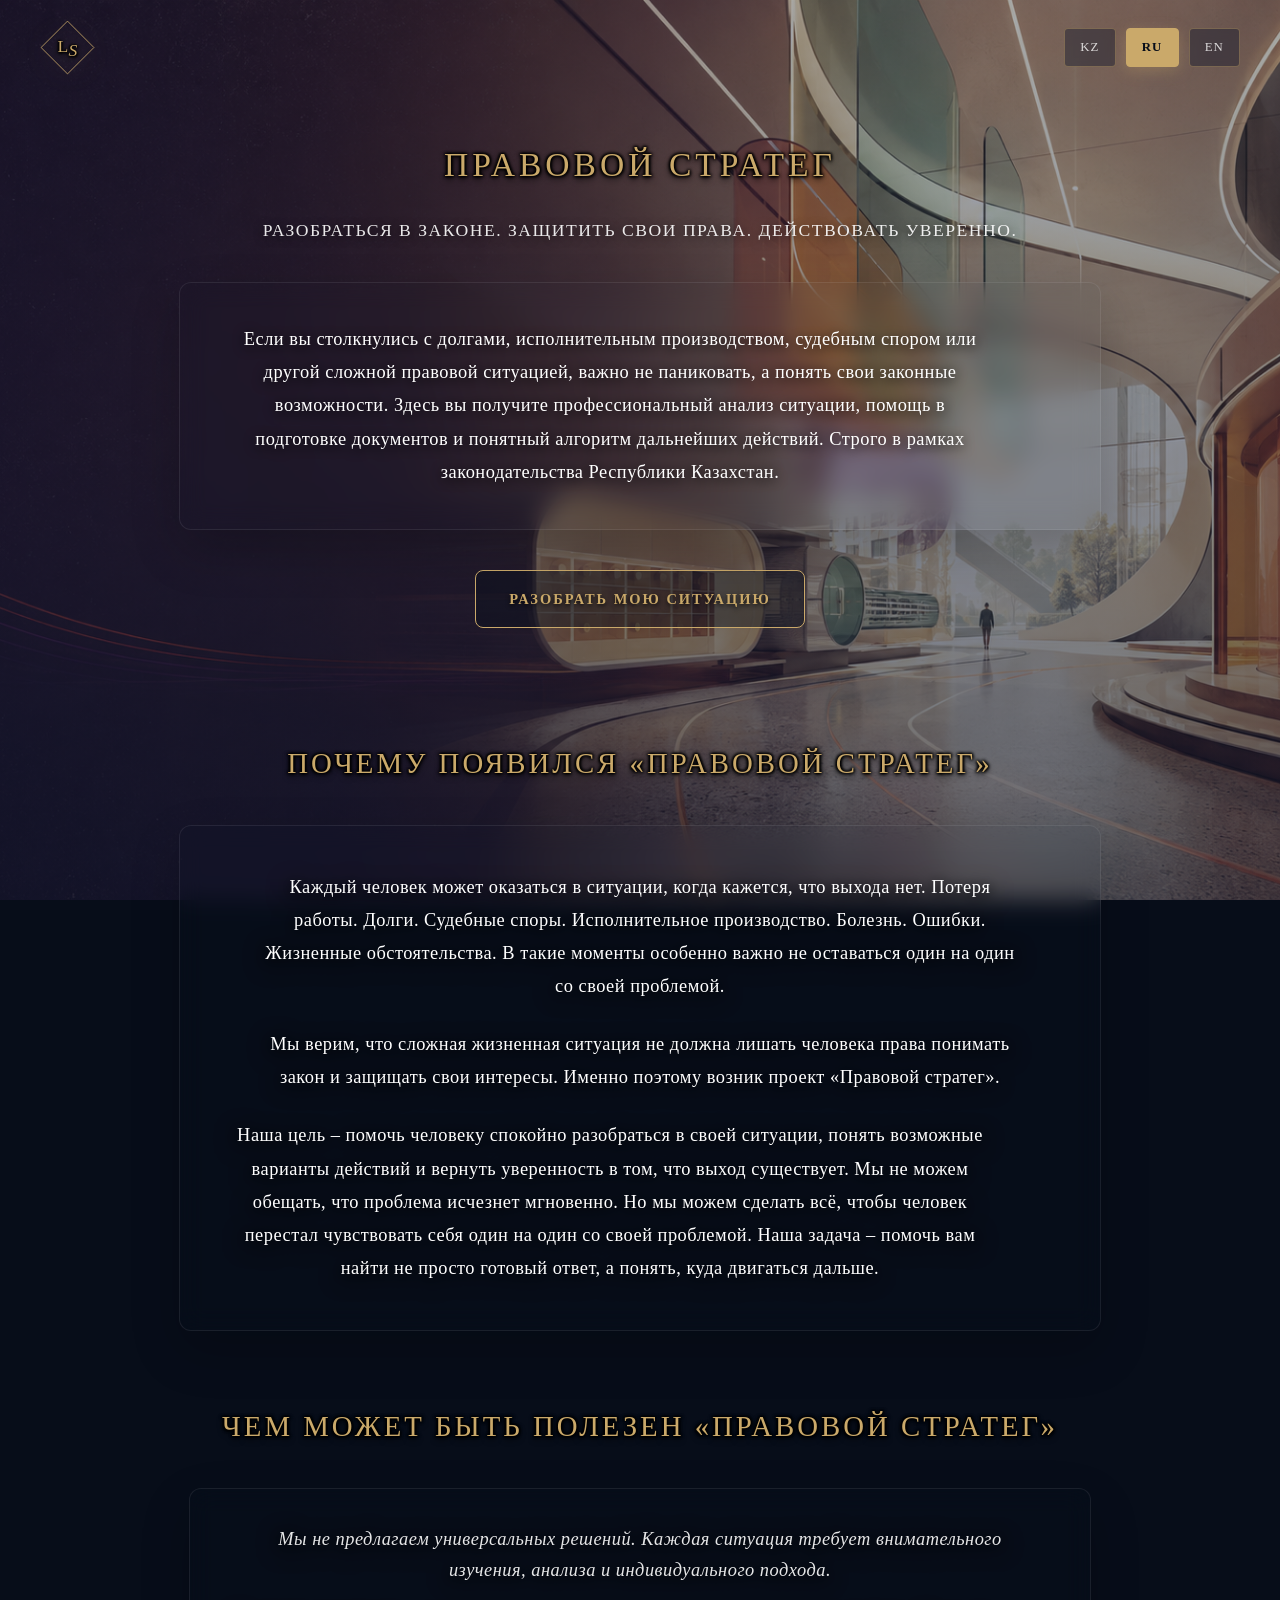
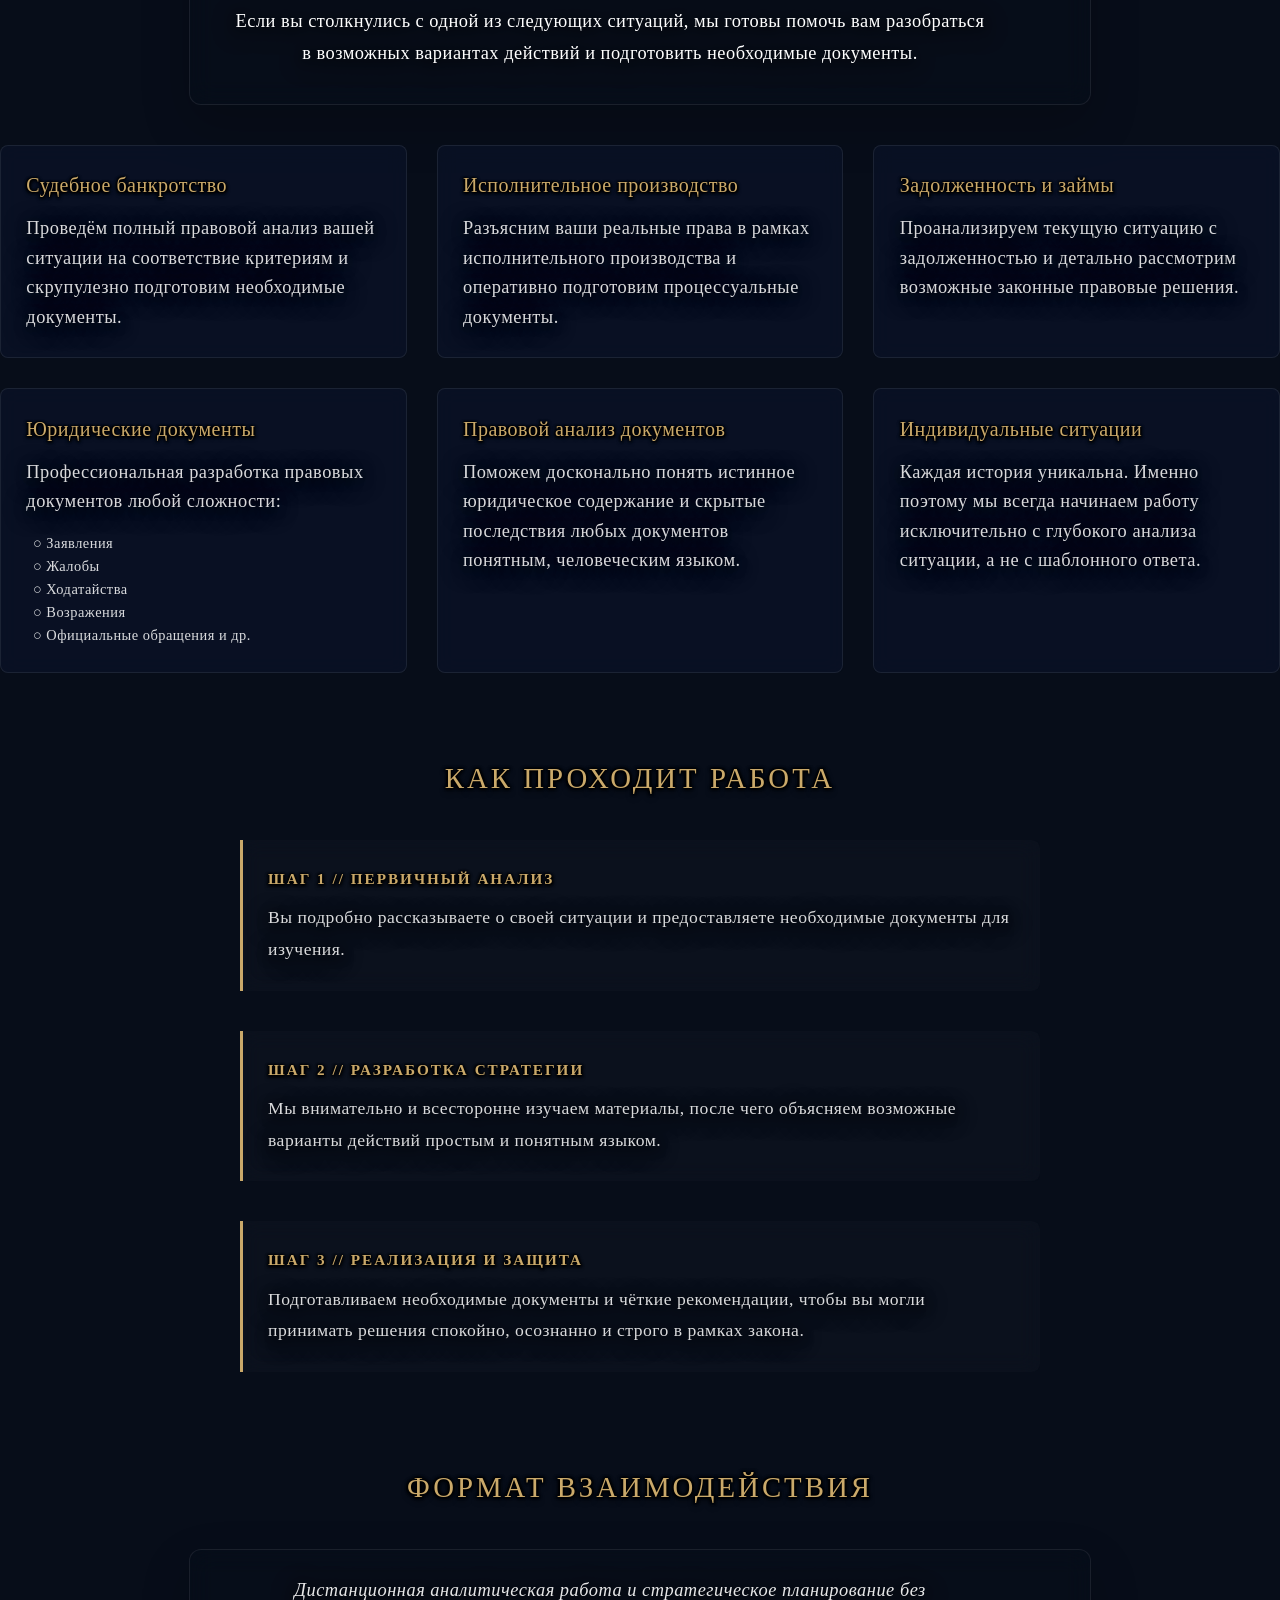
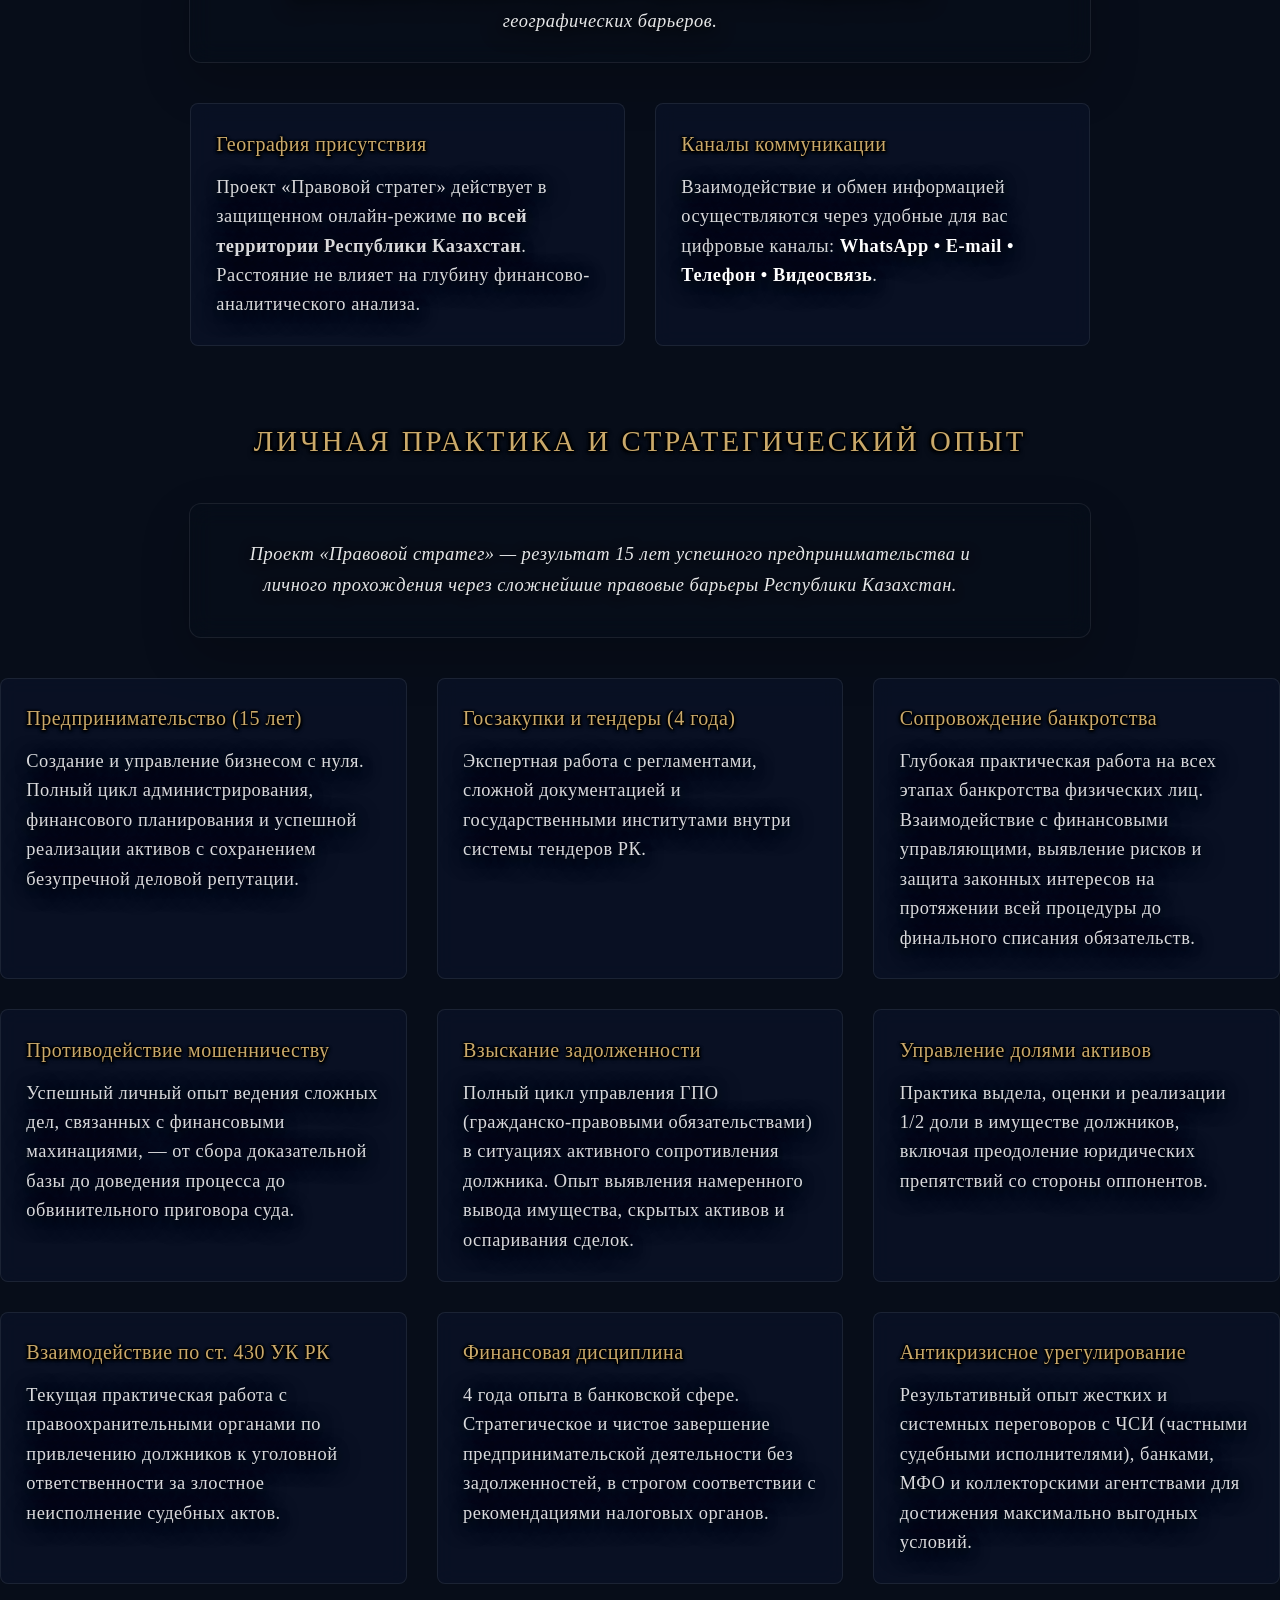
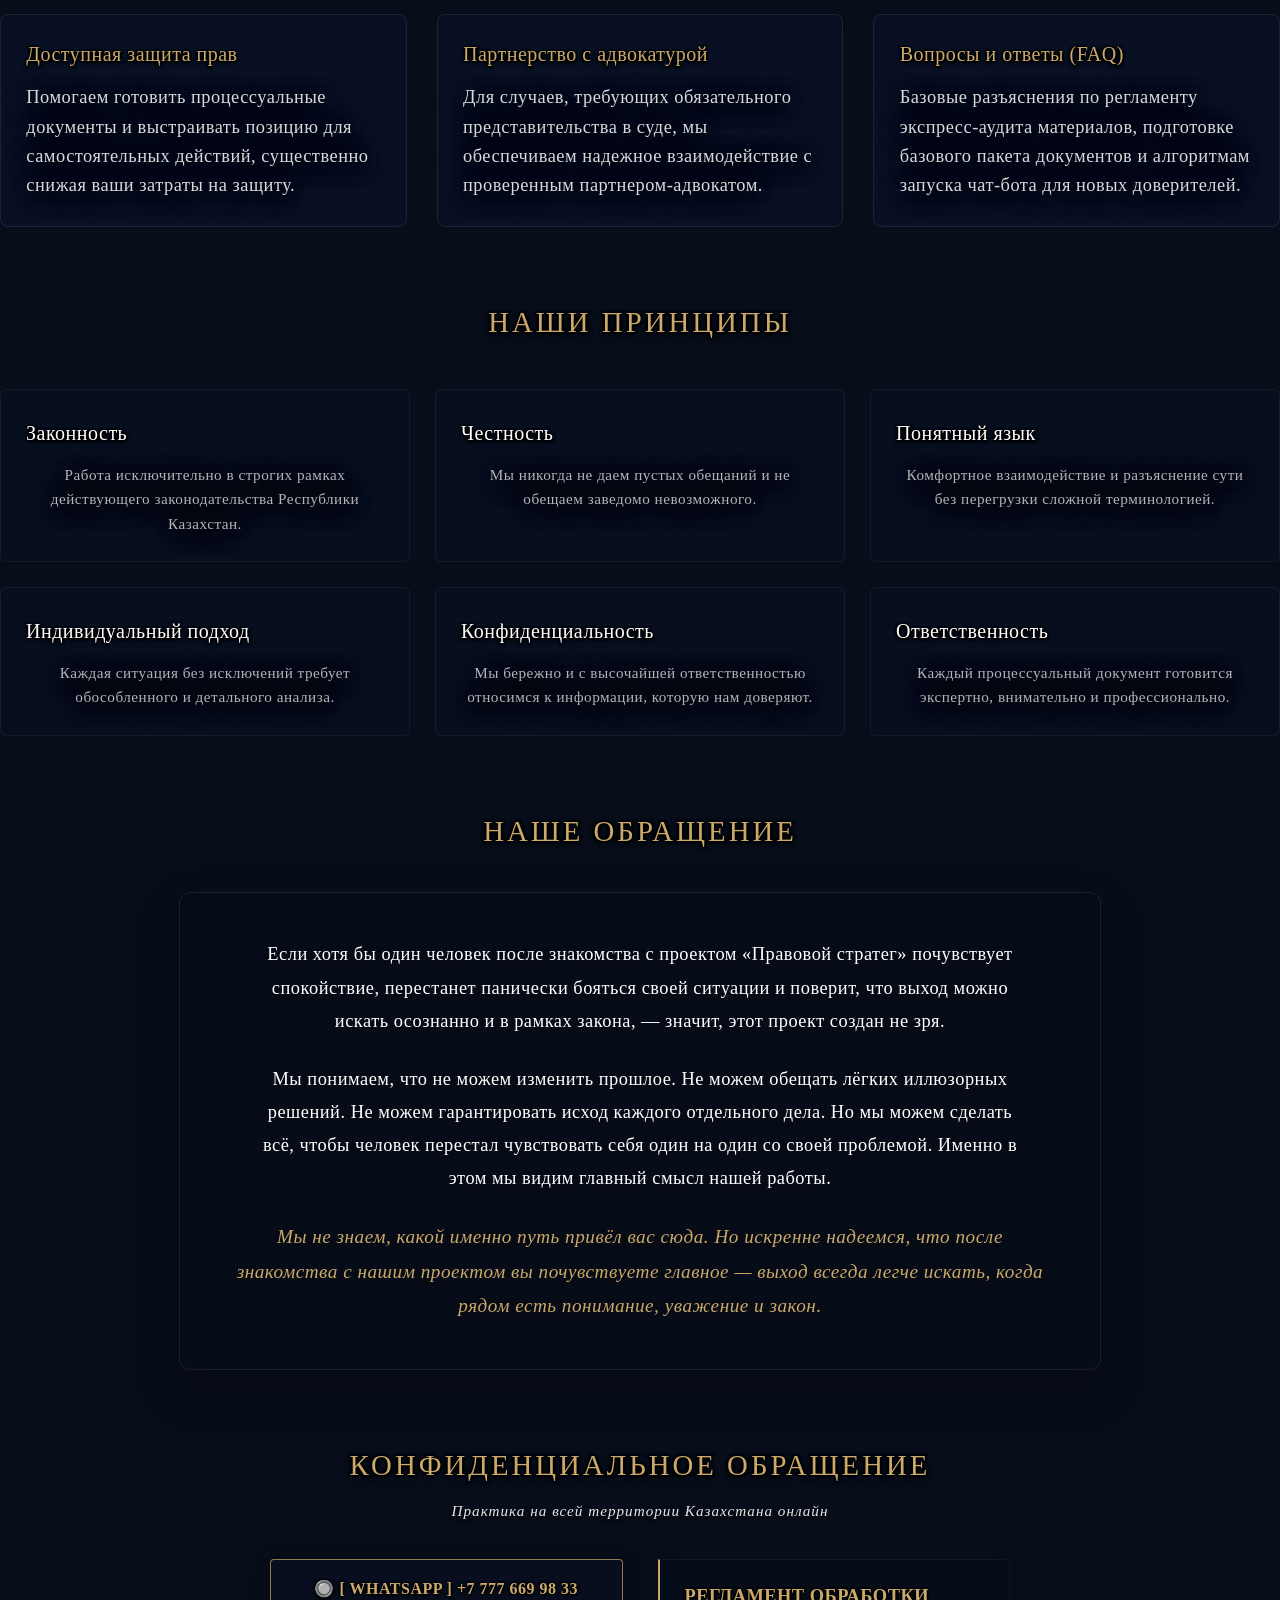
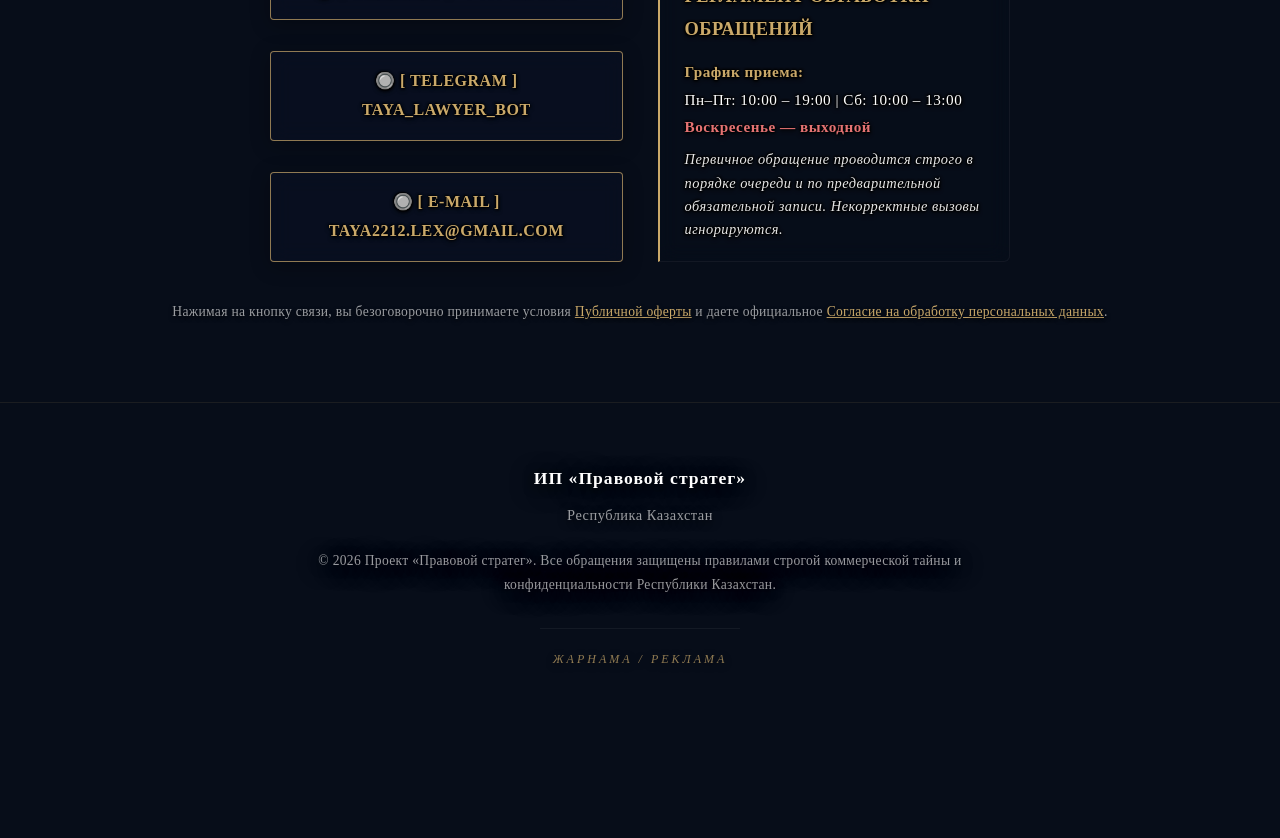
<file: index.html>
<!DOCTYPE html>
<html lang="ru">
<head>
    <meta charset="UTF-8">
    <meta name="viewport" content="width=device-width, initial-scale=1.0">
    <title>Правовой стратег | Экспертные решения в РК</title>
    <style>
        :root {
            --bg-space: #070d19;          
            --bg-card: rgba(11, 19, 41, 0.7); 
            --color-mint: #ffffff;        
            --color-purple: #caa96a;      
            --color-ochre: #caa96a;       
            --text-muted: rgba(255, 255, 255, 0.85); 
            --text-sub: rgba(255, 255, 255, 0.9);   
            --radius-terminal: 8px;       
            --glow-orange: 0 4px 15px rgba(202, 169, 106, 0.15); 
            --transition-smooth: all 0.3s ease;
        }

        body { 
            font-family: 'Lora', 'Georgia', serif; 
            background-color: var(--bg-space); 
            background-image: linear-gradient(rgba(11, 19, 41, 0.35), rgba(11, 19, 41, 0.6)), url('bg-space.png');
            background-attachment: fixed;
            background-size: cover;
            background-position: center;
            color: var(--text-muted); 
            margin: 0; padding: 0; line-height: 1.8; letter-spacing: 0.5px; 
            -webkit-text-size-adjust: 100%; position: relative; overflow-x: hidden; 
        }
                                  /* ГЛОБАЛЬНЫЙ КРУГОВОЙ КОНТУР ДЛЯ ВСЕХ ТИПОВ ЗАГОЛОВКОВ И СУБТИТРОВ */
        header h1, section h2, h2, .subtitle, header .subtitle, header .subtitle div, .manifesto-text, [class*="manifesto"] {
            text-shadow: 1px 1px 3px #000000, -1px -1px 3px #000000, 
                         1px -1px 3px #000000, -1px 1px 3px #000000, 
                         0 3px 6px #000000 !important;
        }

        /* КОНТУР ДЛЯ ЗАГОЛОВКОВ КАРТОЧЕК, ШАГОВ, БУКВ ЛОГОТИПА И КНОПОК */
        .card h3, h3, .step-num, .principle-title, .logo-box text, .btn, header .btn, a.btn {
            text-shadow: 1px 1px 2px #000000, -1px -1px 2px #000000, 
                         1px 1px 3px #000000, -1px 1px 3px #000000,
                         0 2px 4px #000000 !important;
        }

                     .nav-panel {
            display: flex !important;
            justify-content: space-between !important;
            align-items: center !important;
            max-width: 100% !important; /* Намертво раздвигает элементы по крайним углам экрана */
            margin: 0 auto !important;
            padding: 20px 40px !important; /* Элегантный воздушный отступ от рамок монитора */
            width: 100% !important;
            box-sizing: border-box !important;
        }


          header { 
            text-align: center; 
            margin-bottom: 50px; 
            padding: 10px 20px 40px 20px !important; 
            background: transparent;
            border: none; 
            box-shadow: none;
        }

        header h1 {
            color: #caa96a !important;
            font-family: 'Lora', 'Georgia', serif !important;
            font-size: 2.1rem !important; 
            font-weight: 400 !important;
            letter-spacing: 4px !important; 
            margin: 30px 0 20px 0 !important;
            text-transform: uppercase;
            text-shadow: 0 2px 15px rgba(0, 0, 0, 0.9);
        }

        header .subtitle { 
            color: var(--text-sub) !important;
            font-size: 1.1rem !important;
            font-weight: 300 !important;
            margin-bottom: 35px; 
            letter-spacing: 1.5px; 
            text-transform: uppercase; 
            text-shadow: 0 2px 10px rgba(0,0,0,0.6) !important; 
        }

        header p, .text-block, section p { 
            color: #ffffff !important; 
            font-size: 1.15rem !important; 
            max-width: 760px !important; 
            margin: 0 auto 20px auto !important; 
            text-align: center !important; 
            font-weight: 500 !important; 
            line-height: 1.8 !important; 
            letter-spacing: 0.5px !important;
            text-shadow: 0 2px 12px rgba(0, 0, 0, 0.95), 0 4px 25px rgba(0, 0, 0, 0.95) !important; 
        }

        .btn, header .btn, a.btn { 
            display: inline-block !important; 
            background: rgba(7, 13, 25, 0.4) !important; 
            color: #caa96a !important; 
            padding: 16px 38px !important; 
            border: 1.5px solid #caa96a !important;
            border-radius: var(--radius-terminal) !important; 
            text-decoration: none !important; 
            font-family: 'Lora', serif !important;
            font-size: 0.95rem !important;
            font-weight: bold !important;
            letter-spacing: 2px !important; 
            text-transform: uppercase;
            text-shadow: 0 2px 4px rgba(0,0,0,0.8) !important;
            box-shadow: none !important; 
            transition: var(--transition-smooth) !important; 
            text-align: center; 
        }
        
        .btn:hover, header .btn:hover { 
            background: #caa96a !important; 
            color: #070d19 !important;
            box-shadow: var(--glow-orange) !important; 
            transform: translateY(-2px); 
        }

                .lang-switcher { 
            display: flex !important; 
            gap: 10px !important;
            margin-left: auto !important; /* Принудительно выталкивает кнопки в крайний правый угол */
        }


        .lang-btn { 
            background: rgba(11, 19, 41, 0.4) !important; 
            border: 1px solid rgba(202, 169, 106, 0.4) !important; 
            color: rgba(255, 255, 255, 0.8) !important; 
            padding: 8px 18px !important; 
            border-radius: 4px !important; 
            cursor: pointer !important; 
            font-family: 'Lora', serif !important; 
            font-size: 0.85rem !important; 
            letter-spacing: 1px !important; 
            text-decoration: none !important;
            backdrop-filter: blur(5px) !important;
            -webkit-backdrop-filter: blur(5px) !important;
            transition: all 0.3s ease !important; 
        }

        .lang-btn:hover { 
            border-color: #caa96a !important; 
            color: #caa96a !important; 
            background: rgba(11, 19, 41, 0.7) !important;
        }
        
        .lang-btn.active, .lang-switcher a.active { 
            background: #caa96a !important; 
            border-color: #caa96a !important; 
            color: #070d19 !important; 
            font-weight: bold !important; 
            box-shadow: 0 4px 15px rgba(202, 169, 106, 0.3) !important;
        }

        section { margin-bottom: 60px; }
        
        h2 { 
            font-size: 1.8rem !important; 
            font-family: 'Lora', serif !important;
            font-weight: 400 !important; 
            color: #caa96a !important; 
            margin-top: 70px !important;
            margin-bottom: 35px !important; 
            letter-spacing: 3px !important; 
            text-transform: uppercase; 
            text-align: center !important; 
            text-shadow: 0 2px 15px rgba(0,0,0,0.9) !important;
        }
        
        .card-grid {
            display: grid !important;
            grid-template-columns: repeat(3, minmax(280px, 1fr)) !important;
            gap: 30px !important; 
            margin-top: 40px !important;
            margin-bottom: 60px !important;
            align-items: stretch !important; 
        }

        @media (max-width: 992px) {
            .card-grid {
                grid-template-columns: repeat(auto-fit, minmax(280px, 1fr)) !important;
            }
        }

        .card {
            background: var(--bg-card) !important;
            border: 1px solid rgba(255, 255, 255, 0.08) !important;
            padding: 30px !important; 
            border-radius: var(--radius-terminal) !important; 
            backdrop-filter: blur(10px) !important;
            -webkit-backdrop-filter: blur(10px) !important;
            display: flex !important;
            flex-direction: column !important;
            justify-content: flex-start !important;
            text-align: left !important; 
            height: 100% !important;
            transition: var(--transition-smooth) !important;
            box-sizing: border-box !important;
        }

        .card:hover {
            border-color: rgba(202, 169, 106, 0.4) !important;
            transform: translateY(-4px) !important;
            box-shadow: 0 10px 30px rgba(202, 169, 106, 0.05) !important;
        }

        .card h3 {
            color: #caa96a !important; 
            font-family: 'Lora', serif !important;
            font-size: 1.25rem !important;
            font-weight: 400 !important;
            margin-top: 0 !important;
            margin-bottom: 15px !important;
            line-height: 1.4 !important;
            letter-spacing: 0.5px !important;
        }

        .card p, .card li {
            margin: 0 !important;
            line-height: 1.6 !important;
            color: rgba(255, 255, 255, 0.85) !important;
            text-align: left !important;
        }

        .docs-list { margin: 15px 0 0 0; padding-left: 20px; color: #caa96a; font-size: 0.9rem; list-style-type: '○ '; }
        .docs-list li { margin-bottom: 8px; color: #cbd5e1; }

        .timeline { 
            display: flex !important; 
            flex-direction: column !important; 
            gap: 20px !important; 
            max-width: 800px !important;
            margin: 0 auto !important;
        }
        
        .step-box { 
            background: rgba(255, 255, 255, 0.02) !important;
            border-left: 3px solid #caa96a !important; 
            padding: 25px !important;
            margin-bottom: 20px !important;
            border-radius: 0 8px 8px 0 !important;
            backdrop-filter: blur(10px) !important;
            -webkit-backdrop-filter: blur(10px) !important;
        }
        
        .step-num { 
            color: #caa96a !important; 
            font-family: 'Lora', serif !important;
            font-size: 0.95rem !important;
            text-transform: uppercase !important;
            letter-spacing: 2px !important;
            margin-bottom: 10px !important;
            font-weight: bold !important;
        }
        
        .step-text { 
            font-size: 1.1rem !important;
            color: var(--text-muted) !important;
            margin: 0 !important;
            text-align: left !important;
        }

        .grid-principles { 
            display: grid !important; 
            grid-template-columns: repeat(3, minmax(240px, 1fr)) !important; 
            gap: 25px !important; 
            margin-top: 40px !important;
        }

        @media (max-width: 768px) {
            .grid-principles {
                grid-template-columns: repeat(auto-fit, minmax(240px, 1fr)) !important;
            }
        }
        
        .principle-box { 
            background: rgba(11, 19, 41, 0.45) !important; 
                        border: 1px solid rgba(255, 255, 255, 0.05) !important; 
            padding: 25px !important; 
            border-radius: 6px !important; 
            backdrop-filter: blur(10px) !important; 
            -webkit-backdrop-filter: blur(10px) !important;
            transition: var(--transition-smooth) !important;
        }
        
        .principle-box:hover { 
            border-color: rgba(202, 169, 106, 0.4) !important;
            box-shadow: 0 10px 30px rgba(202, 169, 106, 0.05) !important;
        }
        
        .principle-title { 
            color: var(--color-mint) !important; 
            font-family: 'Lora', serif !important; 
            font-size: 1.25rem !important; 
            font-weight: 400 !important; 
            margin-bottom: 12px !important; 
            letter-spacing: 0.5px !important;
            text-transform: none !important; 
        }
        
        .principle-desc { 
            font-size: 0.95rem !important; 
            color: rgba(255, 255, 255, 0.7) !important; 
            margin: 0 !important; 
            line-height: 1.6 !important;
        }

        .contacts-block { 
            text-align: center !important;
            background: transparent !important;
            border: none !important;
            box-shadow: none !important;
            padding: 0 !important;
        }

        .contact-buttons {
            margin: 0;
            max-width: 100%;
            display: flex !important;
            flex-direction: column !important;
            justify-content: space-between !important;
            gap: 15px !important;
        }
                .contact-link { 
            display: block !important;
            text-align: left !important;
            padding: 15px 20px !important;
            border: 1px solid rgba(202, 169, 106, 0.3) !important;
            color: #caa96a !important;
            text-decoration: none !important;
            border-radius: 4px !important;
            background: rgba(11, 19, 41, 0.65) !important;
            backdrop-filter: blur(10px) !important;
            -webkit-backdrop-filter: blur(10px) !important;
            font-family: 'Lora', serif !important;
            letter-spacing: 0.5px !important;
            font-size: 1rem !important;
            font-weight: normal !important;
            text-transform: none !important;
            transition: var(--transition-smooth) !important;
        }

        .contact-link:hover { 
            border-color: rgba(202, 169, 106, 0.6) !important;
            background: rgba(11, 19, 41, 0.8) !important;
            box-shadow: var(--glow-orange) !important;
            transform: translateY(-2px);
        }

        .logo-box { 
            display: flex !important;
            align-items: center !important;
            filter: drop-shadow(0 4px 15px rgba(202, 169, 106, 0.2)) !important;
        }

        .welcome-bento {
            background: rgba(11, 19, 41, 0.05) !important;
            border: 1px solid rgba(255, 255, 255, 0.08) !important;
            padding: 40px 50px !important;
            border-radius: 12px !important;
            backdrop-filter: blur(12px) !important;
            -webkit-backdrop-filter: blur(12px) !important;
            max-width: 820px !important;
            margin: 0 auto 40px auto !important;
            box-shadow: 0 20px 50px rgba(0, 0, 0, 0.2) !important;
        }
                /* ========================================================
           ПРОФЕССИОНАЛЬНАЯ МОБИЛЬНАЯ АДАПТАЦИЯ (ШРИФТЫ И ОТСТУПЫ)
           ======================================================== */

        /* Корректировка для планшетов (экраны до 768px) */
        @media (max-width: 768px) {
            .nav-panel {
                padding: 15px 20px !important; /* Уменьшаем отступы навигации по бокам */
            }
            header h1 {
                font-size: 1.8rem !important; /* Слегка уменьшаем главный заголовок */
                letter-spacing: 2px !important;
            }
            h2 {
                font-size: 1.5rem !important; /* Корректируем заголовки секций */
                margin-top: 50px !important;
            }
            .welcome-bento {
                padding: 30px 25px !important; /* Делаем хрустальные рамки компактнее */
                margin-bottom: 30px !important;
            }
            header p, .text-block, section p {
                font-size: 1.05rem !important; /* Мягко уменьшаем текст для чтения */
            }
            /* Перестраиваем финальную сетку контактов в один столбец */
            div[style*="display: grid"][style*="max-width: 740px"] {
                grid-template-columns: 1fr !important;
                gap: 20px !important;
            }
            /* Закругляем углы регламента со всех сторон на мобильных */
            div[style*="border-radius: 0 6px 6px 0"] {
                border-radius: 6px !important;
                border-left: 1px solid rgba(255,255,255,0.05) !important;
                border-top: 2px solid #caa96a !important; /* Переносим золотой акцент наверх */
                padding: 25px 20px !important;
            }
        }

        /* Корректировка для смартфонов (экраны до 480px) */
        @media (max-width: 480px) {
            .nav-panel {
                padding: 15px 15px !important;
                flex-direction: row !important; /* Оставляем логотип и языки в одну линию */
            }
            .logo-box svg {
                width: 45px !important; /* Делаем логотип чуть компактнее */
                height: 45px !important;
            }
            .lang-btn {
                padding: 6px 12px !important; /* Уменьшаем кнопки языков */
                font-size: 0.75rem !important;
            }
            header h1 {
                font-size: 1.5rem !important; /* Заголовок не будет разбиваться на некрасивые куски */
                letter-spacing: 1px !important;
            }
            header .subtitle {
                font-size: 0.95rem !important;
                letter-spacing: 1px !important;
                margin-bottom: 25px !important;
            }
            .btn, header .btn, a.btn {
                padding: 14px 28px !important; /* Кнопка идеально впишется в экран телефона */
                font-size: 0.85rem !important;
                width: 100% !important; /* Растягиваем кнопку на всю ширину экрана для удобного нажатия пальцем */
                box-sizing: border-box !important;
            }
            .card {
                padding: 20px !important; /* Экономим экранное пространство внутри карточек */
            }
            .card h3 {
                font-size: 1.15rem !important;
            }
        }

    </style>
    </head>
<body>
    <!-- Верхняя панель: Логотип и языковой переключатель -->
    <div class="nav-panel">
        <div class="logo-box" style="margin: 0;">
            <svg width="55" height="55" viewBox="0 0 100 100" fill="none" xmlns="http://w3.org">
                <path d="M50 2 L98 50 L50 98 L2 50 Z" stroke="#caa96a" stroke-width="1.5" stroke-linejoin="round"/>
                <text x="32" y="58" font-family="'Lora', serif" font-size="32" fill="#caa96a" font-weight="400">L</text>
                <text x="52" y="66" font-family="'Lora', serif" font-size="32" fill="#caa96a" font-style="italic" font-weight="400">S</text>
                <defs>
                    <linearGradient id="goldGlaze" x1="0" y1="0" x2="100" y2="100" gradientUnits="userSpaceOnUse">
                        <stop offset="0%" stop-color="#caa96a"/> <stop offset="50%" stop-color="#99793d"/> <stop offset="100%" stop-color="#e8cf9b"/>
                    </linearGradient>
                </defs>
            </svg>
        </div>
        
        <div class="lang-switcher" style="margin: 0;">
            <a href="index-kz.html" class="lang-btn">KZ</a>
            <a href="index.html" class="lang-btn active">RU</a>
            <a href="index-en.html" class="lang-btn">EN</a>
        </div>
    </div>

    <header>
        <h1>ПРАВОВОЙ СТРАТЕГ</h1>
        <div class="subtitle">Разобраться в законе. Защитить свои права. Действовать уверенно.</div>
                <div class="welcome-bento">
            <p style="margin: 0 !important; font-size: 1.15rem !important; text-align: center !important; font-weight: 500 !important; text-shadow: 0 2px 12px rgba(0, 0, 0, 0.95) !important; color: #ffffff !important;">
                Если вы столкнулись с долгами, исполнительным производством, судебным спором или другой сложной правовой ситуацией, 
                важно не паниковать, а понять свои законные возможности. Здесь вы получите профессиональный анализ ситуации, 
                помощь в подготовке документов и понятный алгоритм дальнейших действий. Строго в рамках законодательства Республики Казахстан.
                              </p>
        </div>
                <!-- Возвращаем кнопку на место и закрываем шапку -->
        <a href="https://wa.me/77776699833" class="btn" target="_blank">РАЗОБРАТЬ МОЮ СИТУАЦИЮ</a>
    </header>

               <!-- Секция: Миссия проекта в хрустальном Bento-монолите -->
    <section>
        <h2>Почему появился «Правовой стратег»</h2>
        <div class="welcome-bento" style="background: rgba(11, 19, 41, 0.05) !important; border: 1px solid rgba(255, 255, 255, 0.08) !important; padding: 45px 50px !important; border-radius: 12px !important; backdrop-filter: blur(12px) !important; -webkit-backdrop-filter: blur(12px) !important; max-width: 820px !important; margin: 0 auto !important; box-shadow: 0 20px 50px rgba(0, 0, 0, 0.2) !important;">
            <div class="text-block" style="margin-bottom: 25px !important; font-size: 1.15rem !important; line-height: 1.8 !important;">Каждый человек может оказаться в ситуации, когда кажется, что выхода нет. Потеря работы. Долги. Судебные споры. Исполнительное производство. Болезнь. Ошибки. Жизненные обстоятельства. В такие моменты особенно важно не оставаться один на один со своей проблемой.</div>
            <div class="text-block" style="margin-bottom: 25px !important; font-size: 1.15rem !important; line-height: 1.8 !important;">Мы верим, что сложная жизненная ситуация не должна лишать человека права понимать закон и защищать свои интересы. Именно поэтому возник проект «Правовой стратег».</div>
            <div class="text-block" style="margin: 0 !important; font-size: 1.15rem !important; line-height: 1.8 !important;">Наша цель – помочь человеку спокойно разобраться в своей ситуации, понять возможные варианты действий и вернуть уверенность в том, что выход существует. Мы не можем обещать, что проблема исчезнет мгновенно. Но мы можем сделать всё, чтобы человек перестал чувствовать себя один на один со своей проблемой. Наша задача – помочь вам найти не просто готовый ответ, а понять, куда двигаться дальше.</div>
        </div>
    </section>

    <!-- Секция: Карта правовой помощи -->
    <section>
        <h2>Чем может быть полезен «Правовой стратег»</h2>
        
        <!-- Хрустальная Bento-подложка для вводных субтитров -->
        <div class="welcome-bento" style="background: rgba(11, 19, 41, 0.05) !important; border: 1px solid rgba(255, 255, 255, 0.08) !important; padding: 35px 40px !important; border-radius: 12px !important; backdrop-filter: blur(12px) !important; -webkit-backdrop-filter: blur(12px) !important; max-width: 820px !important; margin: 0 auto 40px auto !important; box-shadow: 0 20px 50px rgba(0, 0, 0, 0.2) !important;">
            <div class="text-block" style="font-style: italic !important; margin-bottom: 20px !important; color: var(--text-sub) !important; font-size: 1.15rem !important; line-height: 1.7 !important; text-align: center !important;">
                Мы не предлагаем универсальных решений. Каждая ситуация требует внимательного изучения, анализа и индивидуального подхода.
            </div>
            <div class="text-block" style="margin: 0 !important; font-size: 1.15rem !important; line-height: 1.7 !important; text-align: center !important; color: #ffffff !important;">
                Если вы столкнулись с одной из следующих ситуаций, мы готовы помочь вам разобраться в возможных вариантах действий и подготовить необходимые документы.
            </div>
        </div>
            <div class="card-grid">
            <div class="card">

                <h3>Судебное банкротство</h3>
                <p>Проведём полный правовой анализ вашей ситуации на соответствие критериям и скрупулезно подготовим необходимые документы.</p>
            </div>
            <div class="card">
                <h3>Исполнительное производство</h3>
                <p>Разъясним ваши реальные права в рамках исполнительного производства и оперативно подготовим процессуальные документы.</p>
            </div>
            <div class="card">
                <h3>Задолженность и займы</h3>
                <p>Проанализируем текущую ситуацию с задолженностью и детально рассмотрим возможные законные правовые решения.</p>
            </div>
            <div class="card">
                <h3>Юридические документы</h3>
                <p>Профессиональная разработка правовых документов любой сложности:</p>
                <ul class="docs-list">
                    <li>Заявления</li>
                    <li>Жалобы</li>
                    <li>Ходатайства</li>
                    <li>Возражения</li>
                    <li>Официальные обращения и др.</li>
                </ul>
            </div>
            <div class="card">
                <h3>Правовой анализ документов</h3>
                <p>Поможем досконально понять истинное юридическое содержание и скрытые последствия любых документов понятным, человеческим языком.</p>
            </div>
            <div class="card">
                <h3>Индивидуальные ситуации</h3>
                <p>Каждая история уникальна. Именно поэтому мы всегда начинаем работу исключительно с глубокого анализа ситуации, а не с шаблонного ответа.</p>
            </div>
        </div>
    </section>
            <!-- Секция: Пошаговый алгоритм -->
    <section style="margin-top: 80px;">
        <h2>Как проходит работа</h2>
        <div class="timeline">
            <div class="step-box">
                <div class="step-num">Шаг 1 // Первичный анализ</div>
                <p class="step-text">Вы подробно рассказываете о своей ситуации и предоставляете необходимые документы для изучения.</p>
            </div>
            <div class="step-box">
                <div class="step-num">Шаг 2 // Разработка стратегии</div>
                <p class="step-text">Мы внимательно и всесторонне изучаем материалы, после чего объясняем возможные варианты действий простым и понятным языком.</p>
            </div>
            <div class="step-box">
                <div class="step-num">Шаг 3 // Реализация и защита</div>
                <p class="step-text">Подготавливаем необходимые документы и чёткие рекомендации, чтобы вы могли принимать решения спокойно, осознанно и строго в рамках закона.</p>
            </div>
        </div>
    </section>
    <!-- Секция: Формат взаимодействия -->
    <section>
        <h2>Формат взаимодействия</h2>
        
        <!-- Хрустальная Bento-подложка под субтитры -->
        <div class="welcome-bento" style="background: rgba(11, 19, 41, 0.05) !important; border: 1px solid rgba(255, 255, 255, 0.08) !important; padding: 25px 40px !important; border-radius: 12px !important; backdrop-filter: blur(12px) !important; -webkit-backdrop-filter: blur(12px) !important; max-width: 820px !important; margin: 0 auto 40px auto !important; box-shadow: 0 20px 50px rgba(0, 0, 0, 0.2) !important;">
            <div class="text-block" style="font-style: italic !important; margin: 0 !important; color: var(--text-sub) !important; font-size: 1.15rem !important; line-height: 1.7 !important; text-align: center !important;">
                Дистанционная аналитическая работа и стратегическое планирование без географических барьеров.
            </div>
        </div>
        
        <!-- Жесткое выравнивание карточек в два аккуратных столбца -->
        <div style="display: grid !important; grid-template-columns: repeat(2, minmax(280px, 1fr)) !important; gap: 30px !important; max-width: 900px !important; margin: 0 auto !important; align-items: stretch !important;">
            <div class="card">
                <h3>География присутствия</h3>
                <p>Проект «Правовой стратег» действует в защищенном онлайн-режиме <strong>по всей территории Республики Казахстан</strong>. Расстояние не влияет на глубину финансово-аналитического анализа.</p>
            </div>
            <div class="card">
                <h3>Каналы коммуникации</h3>
                <p>Взаимодействие и обмен информацией осуществляются через удобные для вас цифровые каналы: <strong style="color: var(--color-mint);">WhatsApp • E-mail • Телефон • Видеосвязь</strong>.</p>
            </div>
        </div>
    </section>
    <!-- Секция: Личная практика и стратегический опыт -->
    <section>
        <h2>Личная практика и стратегический опыт</h2>
        
        <!-- Оставляем строго одну хрустальную Bento-подложку -->
        <div class="welcome-bento" style="background: rgba(11, 19, 41, 0.05) !important; border: 1px solid rgba(255, 255, 255, 0.08) !important; padding: 35px 40px !important; border-radius: 12px !important; backdrop-filter: blur(12px) !important; -webkit-backdrop-filter: blur(12px) !important; max-width: 820px !important; margin: 0 auto 40px auto !important; box-shadow: 0 20px 50px rgba(0, 0, 0, 0.2) !important;">
            <div class="text-block" style="font-style: italic !important; margin: 0 !important; color: var(--text-sub) !important; font-size: 1.15rem !important; line-height: 1.7 !important; text-align: center !important; text-shadow: 0 2px 12px rgba(0, 0, 0, 0.95) !important;">
                Проект «Правовой стратег» — результат 15 лет успешного предпринимательства и личного прохождения через сложнейшие правовые барьеры Республики Казахстан.
            </div>
        </div>
        
        <div class="card-grid">
            <div class="card">

                <h3>Предпринимательство (15 лет)</h3>
                <p>Создание и управление бизнесом с нуля. Полный цикл администрирования, финансового планирования и успешной реализации активов с сохранением безупречной деловой репутации.</p>
            </div>
            <div class="card">
                <h3>Госзакупки и тендеры (4 года)</h3>
                <p>Экспертная работа с регламентами, сложной документацией и государственными институтами внутри системы тендеров РК.</p>
            </div>
            <div class="card">
                <h3>Сопровождение банкротства</h3>
                <p>Глубокая практическая работа на всех этапах банкротства физических лиц. Взаимодействие с финансовыми управляющими, выявление рисков и защита законных интересов на протяжении всей процедуры до финального списания обязательств.</p>
            </div>
            <div class="card">
                <h3>Противодействие мошенничеству</h3>
                <p>Успешный личный опыт ведения сложных дел, связанных с финансовыми махинациями, — от сбора доказательной базы до доведения процесса до обвинительного приговора суда.</p>
            </div>
                        <div class="card">
                <h3>Взыскание задолженности</h3>
                <p>Полный цикл управления ГПО (гражданско-правовыми обязательствами) в ситуациях активного сопротивления должника. Опыт выявления намеренного вывода имущества, скрытых активов и оспаривания сделок.</p>
            </div>
            <div class="card">
                <h3>Управление долями активов</h3>
                <p>Практика выдела, оценки и реализации 1/2 доли в имуществе должников, включая преодоление юридических препятствий со стороны оппонентов.</p>
            </div>
            <div class="card">
                <h3>Взаимодействие по ст. 430 УК РК</h3>
                <p>Текущая практическая работа с правоохранительными органами по привлечению должников к уголовной ответственности за злостное неисполнение судебных актов.</p>
            </div>
            <div class="card">
                <h3>Финансовая дисциплина</h3>
                <p>4 года опыта в банковской сфере. Стратегическое и чистое завершение предпринимательской деятельности без задолженностей, в строгом соответствии с рекомендациями налоговых органов.</p>
            </div>
            <div class="card">
                <h3>Антикризисное урегулирование</h3>
                <p>Результативный опыт жестких и системных переговоров с ЧСИ (частными судебными исполнителями), банками, МФО и коллекторскими агентствами для достижения максимально выгодных условий.</p>
            </div>
            <div class="card">
                <h3>Доступная защита прав</h3>
                <p>Помогаем готовить процессуальные документы и выстраивать позицию для самостоятельных действий, существенно снижая ваши затраты на защиту.</p>
            </div>
            <div class="card">
                <h3>Партнерство с адвокатурой</h3>
                <p>Для случаев, требующих обязательного представительства в суде, мы обеспечиваем надежное взаимодействие с проверенным партнером-адвокатом.</p>
            </div>
            <div class="card">
                <h3>Вопросы и ответы (FAQ)</h3>
                <p>Базовые разъяснения по регламенту экспресс-аудита материалов, подготовке базового пакета документов и алгоритмам запуска чат-бота для новых доверителей.</p>
            </div>
        </div>
    </section>
            <!-- Секция: Наши принципы -->
    <section>
        <h2>Наши принципы</h2>
        <div class="grid-principles">
            <div class="principle-box">
                <div class="principle-title">Законность</div>
                <p class="principle-desc">Работа исключительно в строгих рамках действующего законодательства Республики Казахстан.</p>
            </div>
            <div class="principle-box">
                <div class="principle-title">Честность</div>
                <p class="principle-desc">Мы никогда не даем пустых обещаний и не обещаем заведомо невозможного.</p>
            </div>
            <div class="principle-box">
                <div class="principle-title">Понятный язык</div>
                <p class="principle-desc">Комфортное взаимодействие и разъяснение сути без перегрузки сложной терминологией.</p>
            </div>
            <div class="principle-box">
                <div class="principle-title">Индивидуальный подход</div>
                <p class="principle-desc">Каждая ситуация без исключений требует обособленного и детального анализа.</p>
            </div>
            <div class="principle-box">
                <div class="principle-title">Конфиденциальность</div>
                <p class="principle-desc">Мы бережно и с высочайшей ответственностью относимся к информации, которую нам доверяют.</p>
            </div>
            <div class="principle-box">
                <div class="principle-title">Ответственность</div>
                <p class="principle-desc">Каждый процессуальный документ готовится экспертно, внимательно и профессионально.</p>
            </div>
        </div>
    </section>
            <!-- Секция: Наше обращение -->
       <!-- Секция: Наше обращение в хрустальном Bento-монолите -->
    <section>
        <h2>Наше обращение</h2>
        <div class="welcome-bento" style="background: rgba(11, 19, 41, 0.05) !important; border: 1px solid rgba(255, 255, 255, 0.08) !important; padding: 45px 50px !important; border-radius: 12px !important; backdrop-filter: blur(12px) !important; -webkit-backdrop-filter: blur(12px) !important; max-width: 820px !important; margin: 0 auto !important; box-shadow: 0 20px 50px rgba(0, 0, 0, 0.2) !important;">
            <div class="text-block" style="margin-bottom: 25px !important; font-size: 1.15rem !important; line-height: 1.8 !important; color: #ffffff !important; text-shadow: 0 2px 8px rgba(0, 0, 0, 0.5) !important;">Если хотя бы один человек после знакомства с проектом «Правовой стратег» почувствует спокойствие, перестанет панически бояться своей ситуации и поверит, что выход можно искать осознанно и в рамках закона, — значит, этот проект создан не зря.</div>
            <div class="text-block" style="margin-bottom: 25px !important; font-size: 1.15rem !important; line-height: 1.8 !important; color: #ffffff !important; text-shadow: 0 2px 8px rgba(0, 0, 0, 0.5) !important;">Мы понимаем, что не можем изменить прошлое. Не можем обещать лёгких иллюзорных решений. Не можем гарантировать исход каждого отдельного дела. Но мы можем сделать всё, чтобы человек перестал чувствовать себя один на один со своей проблемой. Именно в этом мы видим главный смысл нашей работы.</div>
            <div class="manifesto-text" style="margin: 20px 0 0 0 !important; color: #caa96a !important; font-family: 'Lora', serif !important; text-align: center !important; font-size: 1.2rem !important; font-style: italic !important; line-height: 1.8 !important; letter-spacing: 0.5px !important; text-shadow: 0 2px 10px rgba(0, 0, 0, 0.6) !important;">Мы не знаем, какой именно путь привёл вас сюда. Но искренне надеемся, что после знакомства с нашим проектом вы почувствуете главное — выход всегда легче искать, когда рядом есть понимание, уважение и закон.</div>
        </div>
    </section>

            <h2 style="text-shadow: 1px 1px 3px #000000, -1px -1px 3px #000000, 1px -1px 3px #000000, -1px 1px 3px #000000, 0 3px 6px #000000 !important; margin-bottom: 5px !important; text-align: center !important;">Конфиденциальное обращение</h2>
            <p style="font-size: 0.95rem; color: var(--text-sub); margin: 0 0 35px 0; font-style: italic; letter-spacing: 1px; text-align: center !important; text-shadow: 0 2px 4px rgba(0,0,0,0.9) !important;">Практика на всей территории Казахстана онлайн</p>
            
            <!-- ЖЕСТКАЯ ДВУХКОЛОНОЧНАЯ BENTO GRID СЕТКА С КОНТУРНЫМ ТЕКСТОМ И ИНТЕРАКТИВНЫМИ КНОПКАМИ -->
            <div style="display: grid !important; grid-template-columns: repeat(2, minmax(290px, 1fr)) !important; gap: 35px !important; text-align: left !important; max-width: 740px !important; margin: 0 auto !important; align-items: stretch !important;">
                
                <div class="contact-buttons" style="display: flex !important; flex-direction: column !important; gap: 15px !important; justify-content: space-between !important; margin: 0 !important;">
                   <a href="https://wa.me/77776699833" class="contact-link" style="background: rgba(11, 19, 41, 0.4) !important; border: 1.5px solid rgba(202, 169, 106, 0.7) !important; box-shadow: 0 4px 20px rgba(0, 0, 0, 0.3) !important; backdrop-filter: blur(10px); -webkit-backdrop-filter: blur(10px); text-shadow: 1px 1px 2px #000000, -1px -1px 2px #000000, 0 2px 4px #000000 !important; color: #caa96a !important; font-weight: bold !important; transition: all 0.3s ease !important; text-align: center !important; width: 100% !important; box-sizing: border-box !important;" target="_blank" onmouseover="this.style.background='#caa96a'; this.style.color='#070d19'; this.style.borderColor='#caa96a';" onmouseout="this.style.background='rgba(11, 19, 41, 0.4)'; this.style.color='#caa96a'; this.style.borderColor='rgba(202, 169, 106, 0.7)';">🔘 [ WHATSAPP ] +7 777 669 98 33</a>
                   <a href="https://t.me/taya_lawyer_bot" class="contact-link" style="background: rgba(11, 19, 41, 0.4) !important; border: 1.5px solid rgba(202, 169, 106, 0.7) !important; box-shadow: 0 4px 20px rgba(0, 0, 0, 0.3) !important; backdrop-filter: blur(10px); -webkit-backdrop-filter: blur(10px); text-shadow: 1px 1px 2px #000000, -1px -1px 2px #000000, 0 2px 4px #000000 !important; color: #caa96a !important; font-weight: bold !important; transition: all 0.3s ease !important; text-align: center !important; width: 100% !important; box-sizing: border-box !important;" target="_blank" onmouseover="this.style.background='#caa96a'; this.style.color='#070d19'; this.style.borderColor='#caa96a';" onmouseout="this.style.background='rgba(11, 19, 41, 0.4)'; this.style.color='#caa96a'; this.style.borderColor='rgba(202, 169, 106, 0.7)';">🔘 [ TELEGRAM ] TAYA_LAWYER_BOT</a>
                   <a href="mailto:taya2212.lex@gmail.com" class="contact-link" style="background: rgba(11, 19, 41, 0.4) !important; border: 1.5px solid rgba(202, 169, 106, 0.7) !important; box-shadow: 0 4px 20px rgba(0, 0, 0, 0.3) !important; backdrop-filter: blur(10px); -webkit-backdrop-filter: blur(10px); text-shadow: 1px 1px 2px #000000, -1px -1px 2px #000000, 0 2px 4px #000000 !important; color: #caa96a !important; font-weight: bold !important; transition: all 0.3s ease !important; text-align: center !important; width: 100% !important; box-sizing: border-box !important;" onmouseover="this.style.background='#caa96a'; this.style.color='#070d19'; this.style.borderColor='#caa96a';" onmouseout="this.style.background='rgba(11, 19, 41, 0.4)'; this.style.color='#caa96a'; this.style.borderColor='rgba(202, 169, 106, 0.7)';">🔘 [ E-MAIL ] TAYA2212.LEX@GMAIL.COM</a>
                </div>

                <!-- ХРУСТАЛЬНАЯ ПОДЛОЖКА С КОНТУРНЫМ ТЕКСТОМ РЕГЛАМЕНТА -->
                <div style="background: rgba(11, 19, 41, 0.05) !important; border-left: 2px solid #caa96a !important; border-top: 1px solid rgba(255,255,255,0.05) !important; border-right: 1px solid rgba(255,255,255,0.05) !important; border-bottom: 1px solid rgba(255,255,255,0.05) !important; padding: 20px 25px !important; display: flex !important; flex-direction: column !important; justify-content: center !important; border-radius: 0 6px 6px 0 !important; backdrop-filter: blur(10px) !important; -webkit-backdrop-filter: blur(10px) !important;">
                    <div style="font-family: 'Lora', serif !important; color: #caa96a !important; font-size: 1.15rem !important; margin-bottom: 12px !important; letter-spacing: 0.5px !important; text-transform: uppercase !important; text-shadow: 1px 1px 2px #000000, -1px -1px 2px #000000, 1px -1px 2px #000000, -1px 1px 2px #000000, 0 2px 4px #000000 !important; font-weight: bold !important;">Регламент обработки обращений</div>
                    <div style="color: #ffffff !important; font-size: 0.95rem !important; margin-bottom: 8px !important; font-family: 'Lora', serif !important; text-shadow: 1px 1px 2px #000000, -1px -1px 2px #000000, 1px -1px 2px #000000, -1px 1px 2px #000000, 0 2px 4px #000000 !important;">
                        <strong style="color: #caa96a !important;">График приема:</strong><br>
                        Пн–Пт: 10:00 – 19:00 | Сб: 10:00 – 13:00<br>
                        <span style="color: #e57373 !important; font-weight: bold !important; text-shadow: 1px 1px 2px #000000, -1px -1px 2px #000000, 0 2px 4px #000000 !important;">Воскресенье — выходной</span>
                    </div>
                    <div style="color: rgba(255, 255, 255, 0.9) !important; font-size: 0.9rem !important; line-height: 1.6 !important; font-style: italic !important; font-family: 'Lora', serif !important; text-shadow: 1px 1px 2px #000000, -1px -1px 2px #000000, 1px -1px 2px #000000, -1px 1px 2px #000000, 0 2px 4px #000000 !important;">
                        Первичное обращение проводится строго в порядке очереди и по предварительной обязательной записи. Некорректные вызовы игнорируются.
                    </div>
                </div>
            </div>

            <p style="font-size: 0.85rem; color: rgba(255, 255, 255, 0.6); margin-top: 40px; line-height: 1.5; text-align: center; width: 100%; font-family: 'Lora', serif; letter-spacing: 0.3px; text-shadow: 0 2px 4px rgba(0,0,0,0.9) !important;">
                Нажимая на кнопку связи, вы безоговорочно принимаете условия 
                <a href="offer.html" target="_blank" style="color: #caa96a; text-decoration: underline; font-weight: normal;">Публичной оферты</a> 
                и даете официальное 
                <a href="agreement.html" target="_blank" style="color: #caa96a; text-decoration: underline; font-weight: normal;">Согласие на обработку персональных данных</a>.
            </p>
        </div>
    </section>

                 <!-- ФИНАЛЬНЫЙ КОНТРАСТНЫЙ ПОДВАЛ С ГЛУБОКИМИ ТЕНЯМИ -->
    <footer style="padding: 60px 20px 40px 20px !important; border-top: 1px solid rgba(202, 169, 106, 0.1) !important; margin-top: 80px !important; text-align: center !important; background: transparent !important; backdrop-filter: none !important; -webkit-backdrop-filter: none !important; width: 100% !important; box-sizing: border-box !important;">
        <p style="font-size: 1.1rem !important; color: #ffffff !important; margin: 0 0 8px 0 !important; font-family: 'Lora', serif !important; letter-spacing: 1px !important; text-align: center !important; text-shadow: 0 2px 12px rgba(0,0,0,1), 0 4px 25px rgba(0,0,0,1) !important;"><strong>ИП «Правовой стратег»</strong></p>
        <p style="font-size: 0.9rem !important; color: rgba(255, 255, 255, 0.6) !important; margin: 0 0 20px 0 !important; font-family: 'Lora', serif !important; letter-spacing: 0.5px !important; text-align: center !important; text-shadow: 0 2px 10px rgba(0,0,0,1) !important;">Республика Казахстан</p>
        <p style="font-size: 0.85rem !important; color: rgba(255, 255, 255, 0.6) !important; line-height: 1.8 !important; max-width: 720px !important; margin: 0 auto 30px auto !important; font-family: 'Lora', serif !important; letter-spacing: 0.3px !important; text-align: center !important; text-shadow: 0 2px 12px rgba(0,0,0,1), 0 4px 25px rgba(0,0,0,1) !important;">
            © 2026 Проект «Правовой стратег». Все обращения защищены правилами строгой коммерческой тайны и конфиденциальности Республики Казахстан.
        </p>
        <p style="font-size: 0.75rem !important; color: #caa96a !important; opacity: 0.7 !important; font-style: italic !important; letter-spacing: 3px !important; margin: 30px auto 0 auto !important; border-top: 1px solid rgba(255, 255, 255, 0.08) !important; padding-top: 20px !important; text-transform: uppercase !important; text-align: center !important; width: 100% !important; max-width: 200px !important; text-shadow: 0 2px 8px rgba(0,0,0,1) !important;">
            Жарнама / Реклама
        </p>
    </footer>
</file>
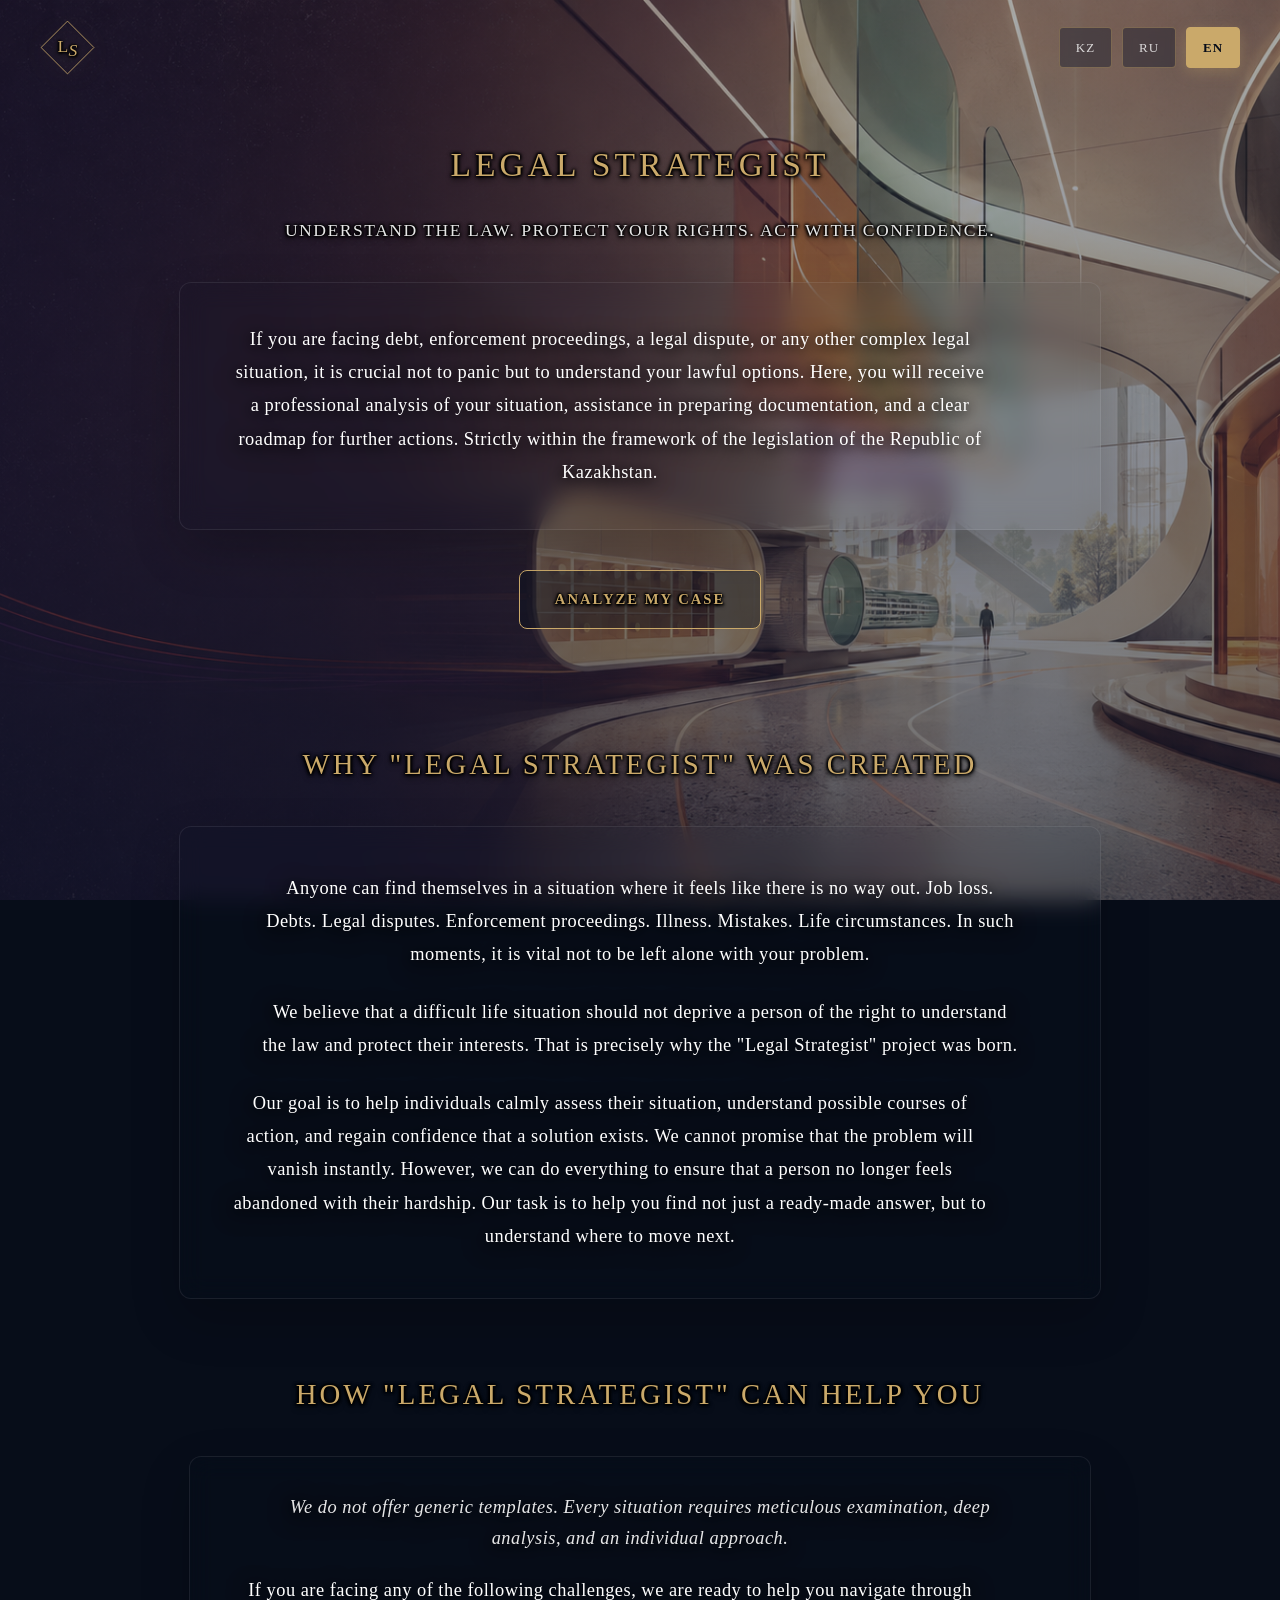
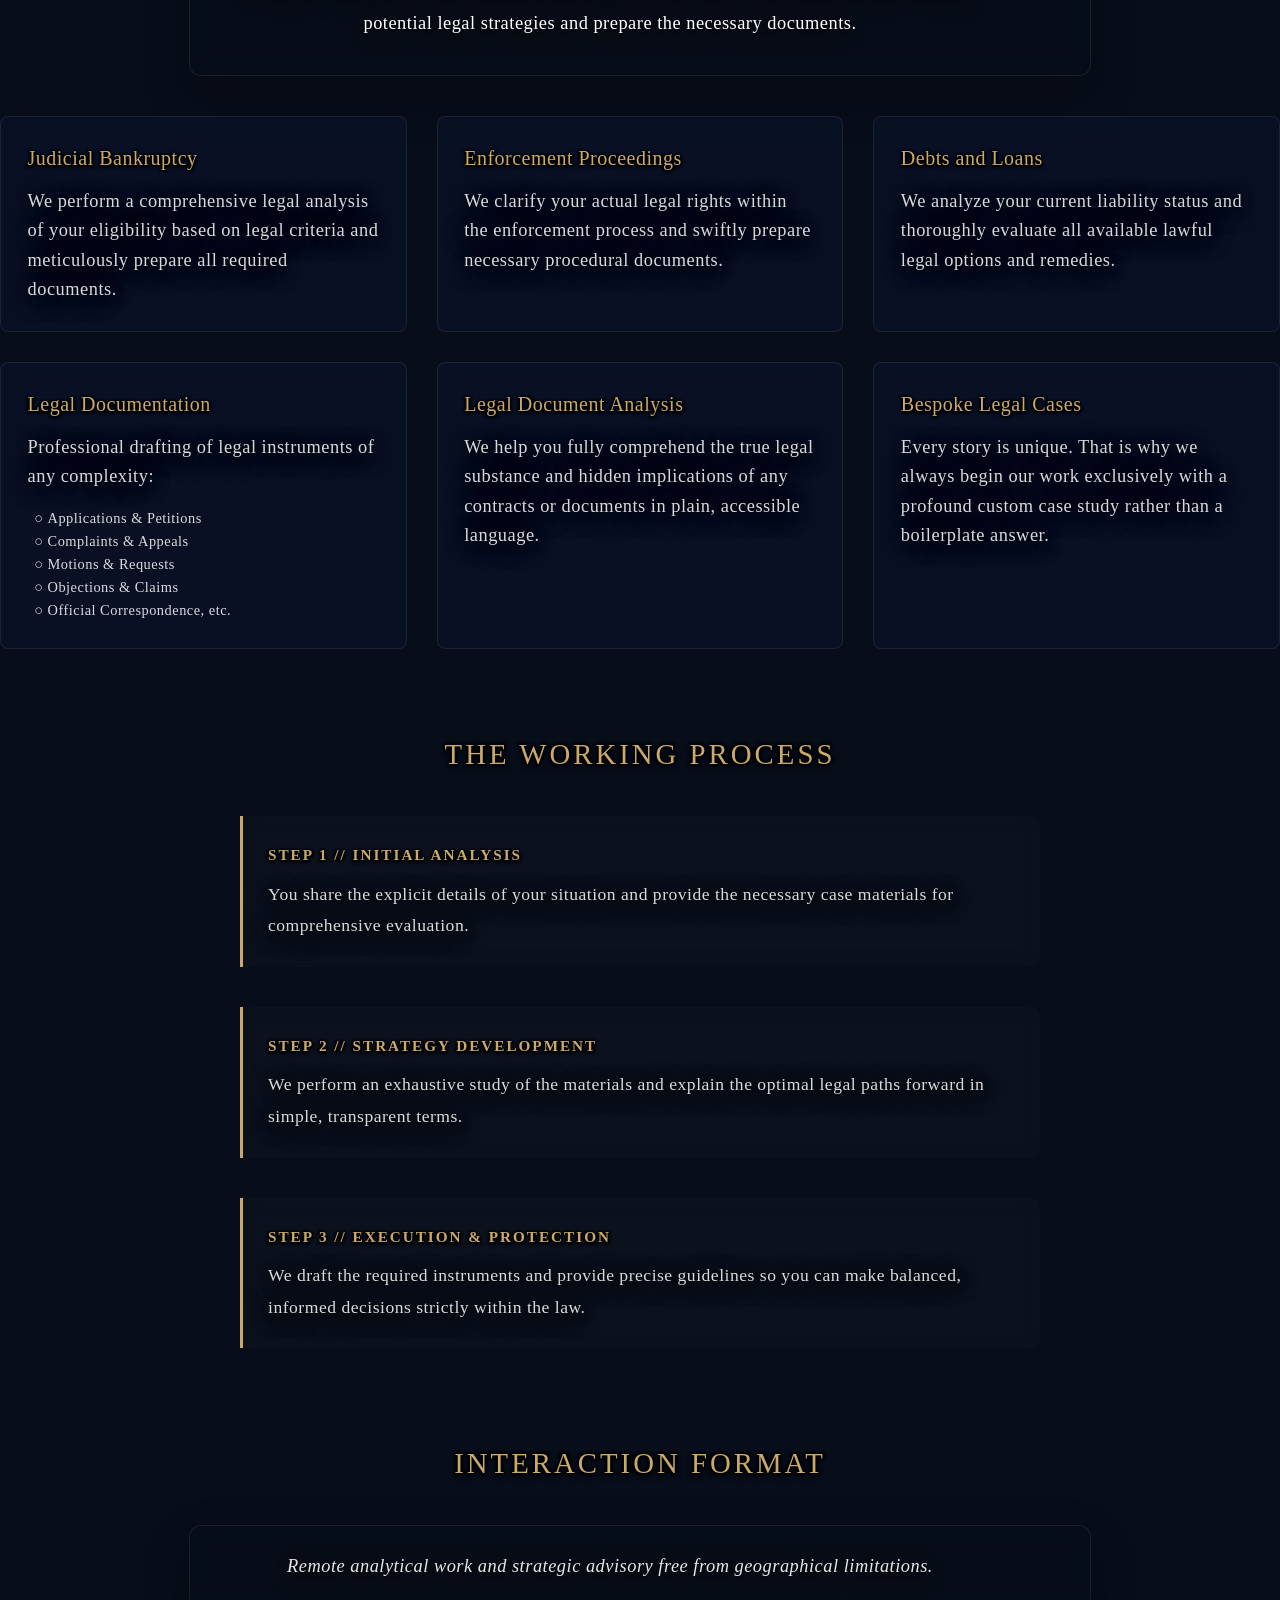
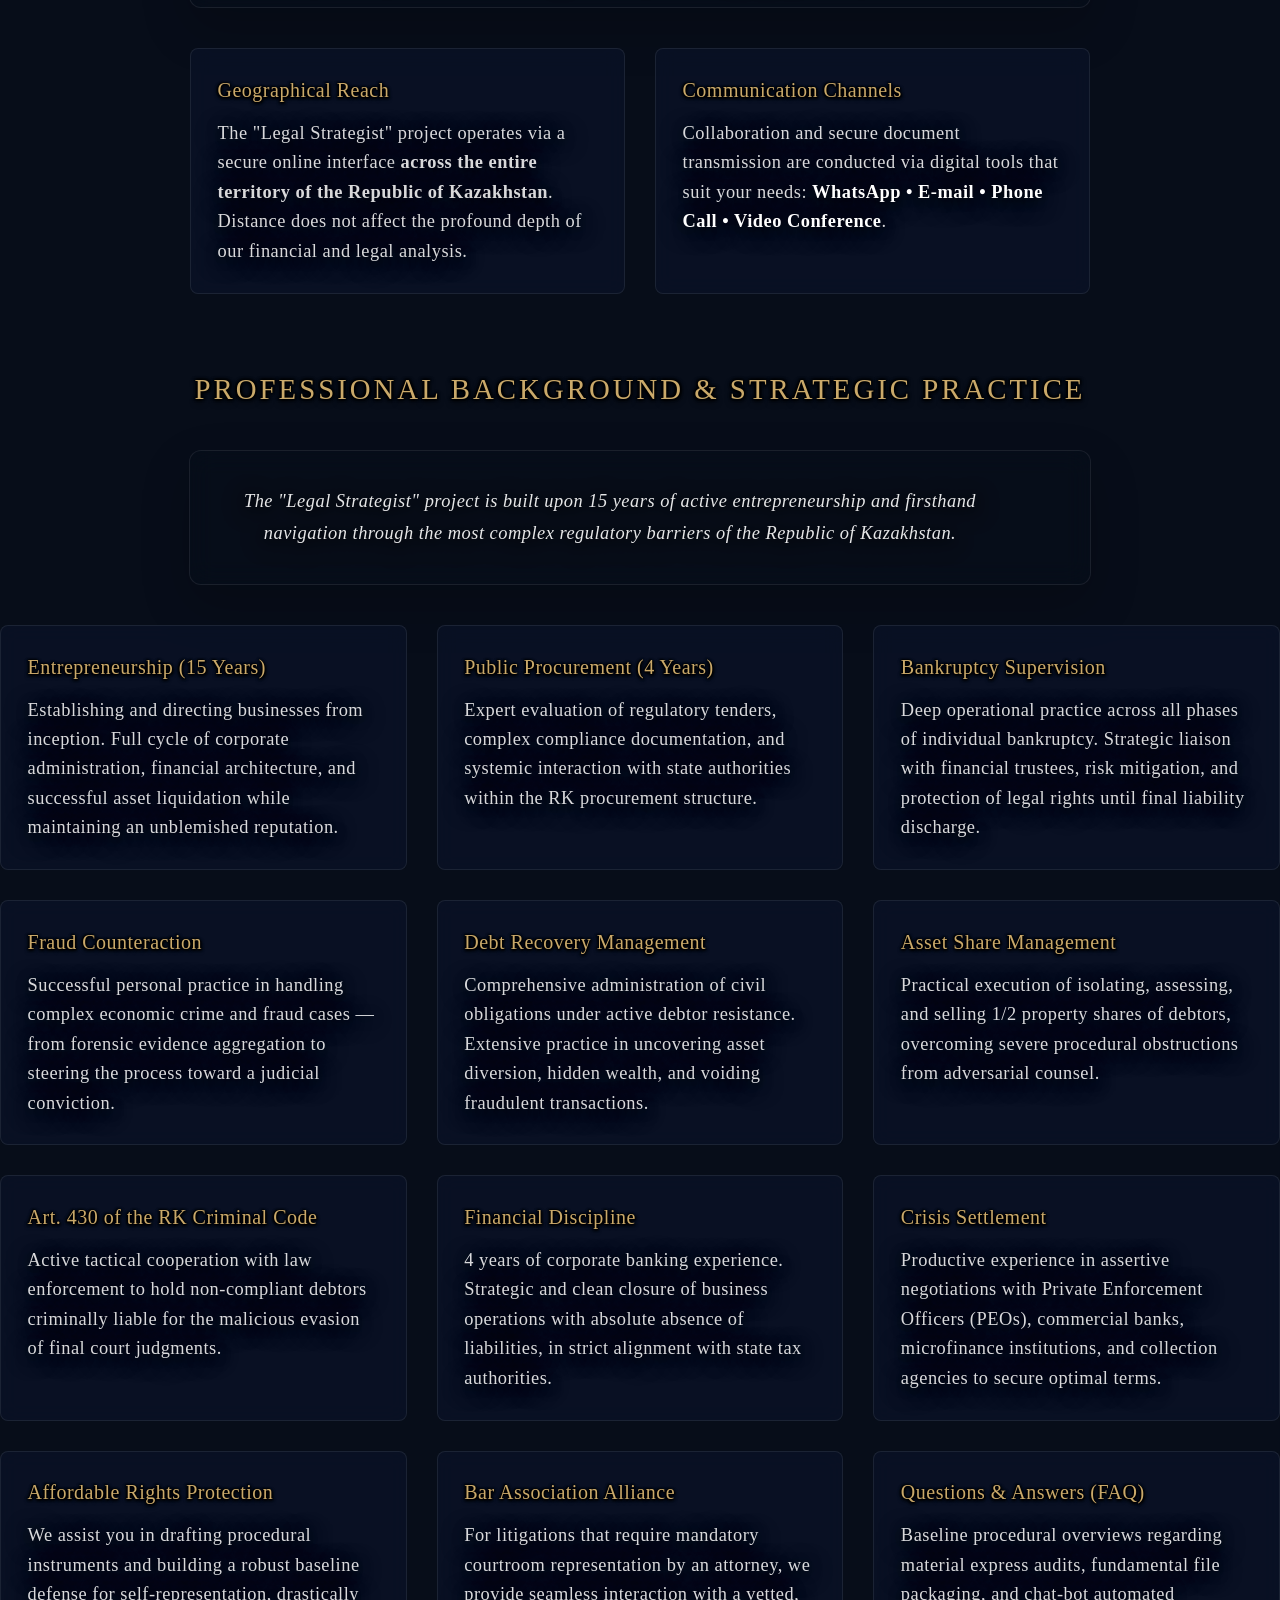
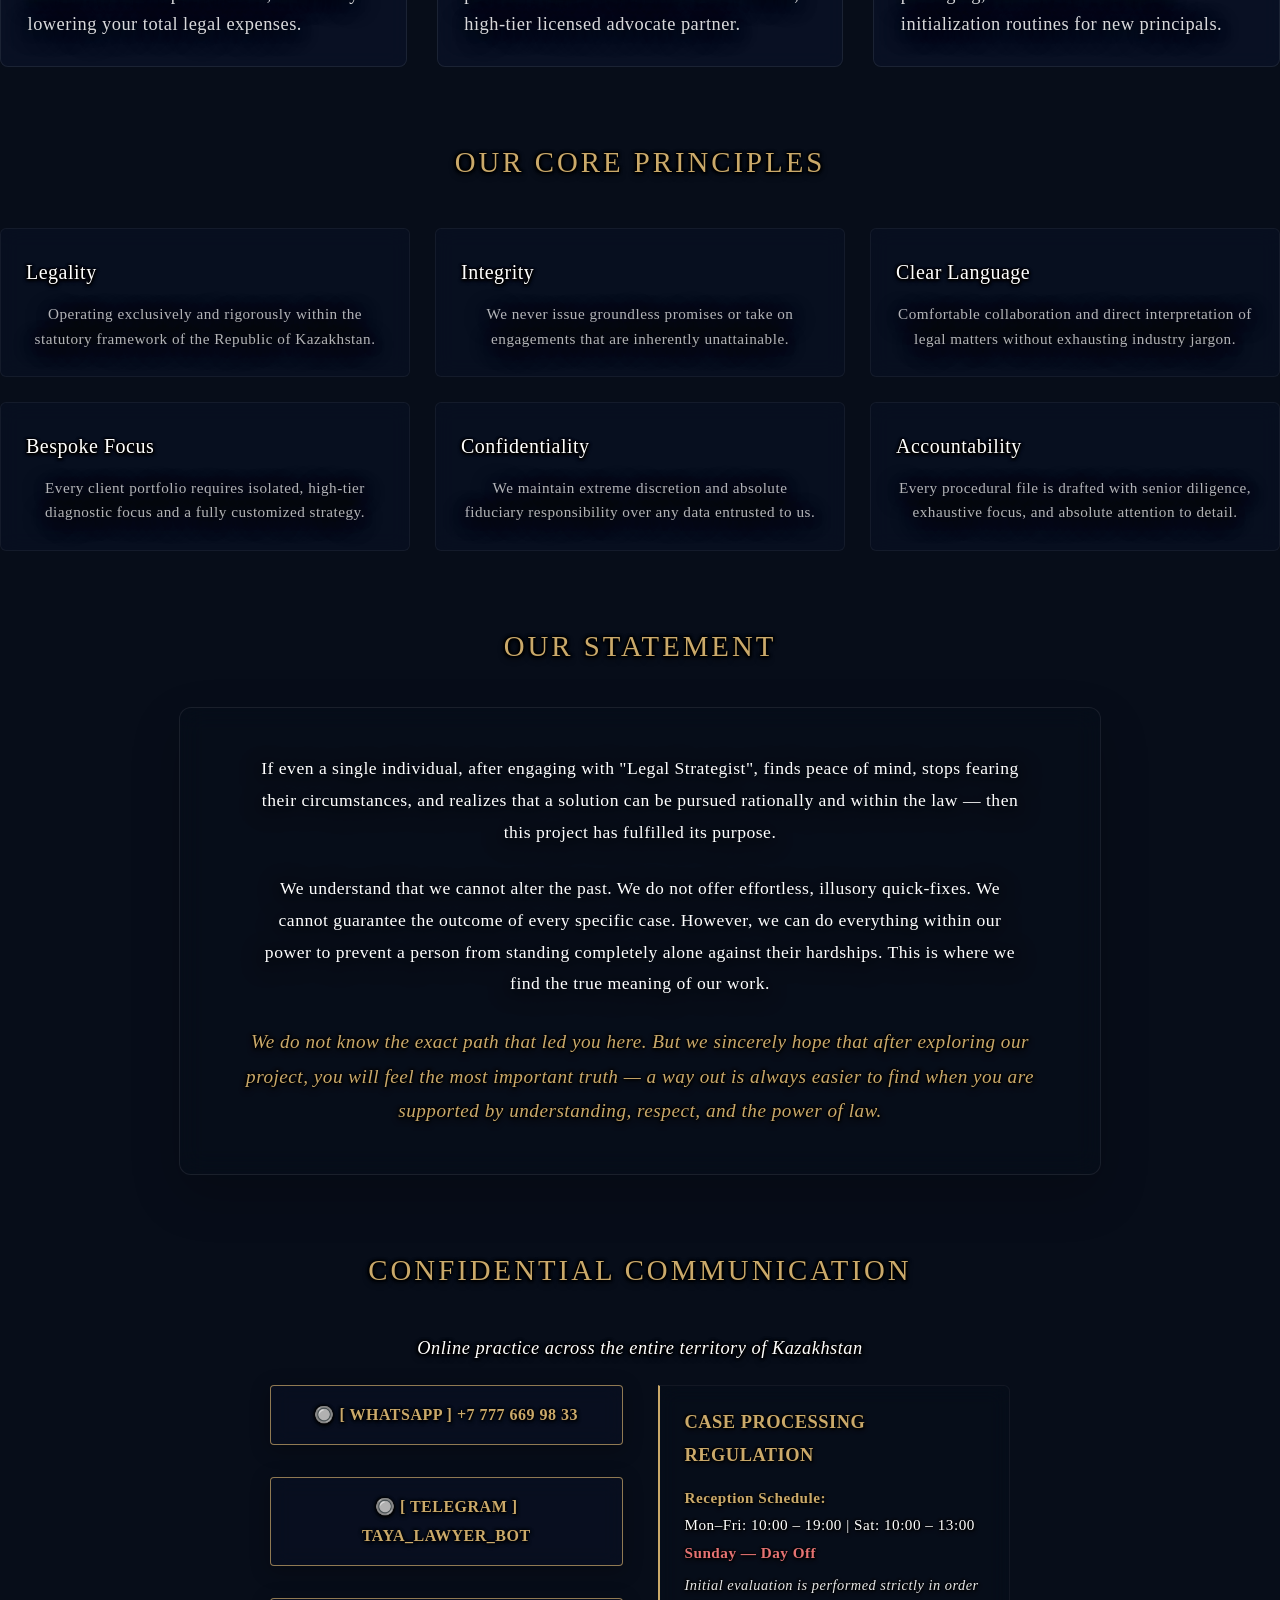
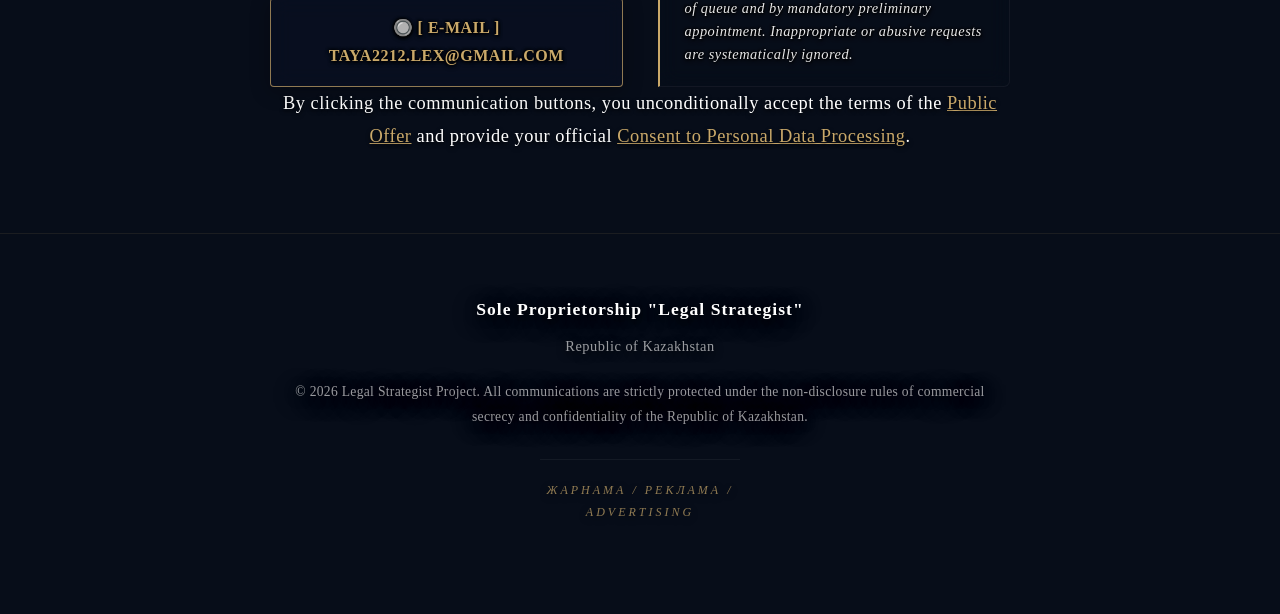
<file: index-en.html>
<!DOCTYPE html>
<html lang="en">
<head>
    <meta charset="UTF-8">
    <meta name="viewport" content="width=device-width, initial-scale=1.0">
    <title>Legal Strategist | Expert Legal Solutions in RK</title>
    <style>
        :root {
            --bg-space: #070d19;          
            --bg-card: rgba(11, 19, 41, 0.7); 
            --color-mint: #ffffff;        
            --color-purple: #caa96a;      
            --color-ochre: #caa96a;       
            --text-muted: rgba(255, 255, 255, 0.85); 
            --text-sub: rgba(255, 255, 255, 0.9);   
            --radius-terminal: 8px;       
            --glow-orange: 0 4px 15px rgba(202, 169, 106, 0.15); 
            --transition-smooth: all 0.3s ease;
        }

        body { 
            font-family: 'Lora', 'Georgia', serif; 
            background-color: var(--bg-space); 
            background-image: linear-gradient(rgba(11, 19, 41, 0.35), rgba(11, 19, 41, 0.6)), url('bg-space.png');
            background-attachment: fixed;
            background-size: cover;
            background-position: center;
            color: var(--text-muted); 
            margin: 0; padding: 0; line-height: 1.8; letter-spacing: 0.5px; 
            -webkit-text-size-adjust: 100%; position: relative; overflow-x: hidden; 
        }

        /* GLOBAL OUTLINE FOR SHARP TEXT READABILITY */
        header h1, section h2, h2, .subtitle, header .subtitle, header .subtitle div, .manifesto-text, [class*="manifesto"], [style*="italic"] {
            text-shadow: 1px 1px 3px #000000, -1px -1px 3px #000000, 
                         1px -1px 3px #000000, -1px 1px 3px #000000, 
                         0 3px 6px #000000 !important;
        }

        /* OUTLINE FOR CARDS AND BUTTONS */
        .card h3, h3, .step-num, .principle-title, .logo-box text, .btn, header .btn, a.btn {
            text-shadow: 1px 1px 2px #000000, -1px -1px 2px #000000, 
                         1px 1px 3px #000000, -1px 1px 3px #000000,
                         0 2px 4px #000000 !important;
        }

        .nav-panel {
            display: flex !important;
            justify-content: space-between !important;
            align-items: center !important;
            max-width: 100% !important; 
            margin: 0 auto !important;
            padding: 20px 40px !important; 
            width: 100% !important;
            box-sizing: border-box !important;
        }

        header { 
            text-align: center; 
            margin-bottom: 50px; 
            padding: 10px 20px 40px 20px !important; 
            background: transparent;
            border: none; 
            box-shadow: none;
        }

        header h1 {
            color: #caa96a !important;
            font-family: 'Lora', 'Georgia', serif !important;
            font-size: 2.1rem !important; 
            font-weight: 400 !important;
            letter-spacing: 4px !important; 
            margin: 30px 0 20px 0 !important;
            text-transform: uppercase;
        }

        header .subtitle { 
            color: var(--text-sub) !important;
            font-size: 1.1rem !important;
            font-weight: 300 !important;
            margin-bottom: 35px; 
            letter-spacing: 1.5px; 
            text-transform: uppercase; 
        }

        header p, .text-block, section p { 
            color: #ffffff !important; 
            font-size: 1.15rem !important; 
            max-width: 760px !important; 
            margin: 0 auto 20px auto !important; 
            text-align: center !important; 
            font-weight: 500 !important; 
            line-height: 1.8 !important; 
            letter-spacing: 0.5px !important;
            text-shadow: 0 2px 12px rgba(0, 0, 0, 0.95), 0 4px 25px rgba(0, 0, 0, 0.95) !important; 
        }

        .btn, header .btn, a.btn { 
            display: inline-block !important; 
            background: rgba(7, 13, 25, 0.4) !important; 
            color: #caa96a !important; 
            padding: 16px 38px !important; 
            border: 1.5px solid #caa96a !important;
            border-radius: var(--radius-terminal) !important; 
            text-decoration: none !important; 
            font-family: 'Lora', serif !important;
            font-size: 0.95rem !important;
            font-weight: bold !important;
            letter-spacing: 2px !important; 
            text-transform: uppercase;
            box-shadow: none !important; 
            transition: var(--transition-smooth) !important; 
            text-align: center; 
        }
        
        .btn:hover, header .btn:hover { 
            background: #caa96a !important; 
            color: #070d19 !important;
            box-shadow: var(--glow-orange) !important; 
            transform: translateY(-2px); 
        }

        .lang-switcher { 
            display: flex !important; 
            gap: 10px !important; 
        }

        .lang-btn { 
            background: rgba(11, 19, 41, 0.4) !important; 
            border: 1px solid rgba(202, 169, 106, 0.4) !important; 
            color: rgba(255, 255, 255, 0.8) !important; 
            padding: 8px 18px !important; 
            border-radius: 4px !important; 
            cursor: pointer !important; 
            font-family: 'Lora', serif !important; 
            font-size: 0.85rem !important; 
            letter-spacing: 1px !important; 
            text-decoration: none !important;
            backdrop-filter: blur(5px) !important;
            -webkit-backdrop-filter: blur(5px) !important;
            transition: all 0.3s ease !important; 
        }

        .lang-btn:hover { 
            border-color: #caa96a !important; 
            color: #caa96a !important; 
            background: rgba(11, 19, 41, 0.7) !important;
        }
        
        .lang-btn.active, .lang-switcher a.active { 
            background: #caa96a !important; 
            border-color: #caa96a !important; 
            color: #070d19 !important; 
            font-weight: bold !important; 
            box-shadow: 0 4px 15px rgba(202, 169, 106, 0.3) !important;
        }

        section { margin-bottom: 60px; }
        
        h2 { 
            font-size: 1.8rem !important; 
            font-family: 'Lora', serif !important;
            font-weight: 400 !important; 
            color: #caa96a !important; 
            margin-top: 70px !important;
            margin-bottom: 35px !important; 
            letter-spacing: 3px !important; 
            text-transform: uppercase; 
            text-align: center !important; 
        }
        
        .card-grid {
            display: grid !important;
            grid-template-columns: repeat(3, minmax(280px, 1fr)) !important;
            gap: 30px !important; 
            margin-top: 40px !important;
            margin-bottom: 60px !important;
            align-items: stretch !important; 
        }

        @media (max-width: 992px) {
            .card-grid {
                grid-template-columns: repeat(auto-fit, minmax(280px, 1fr)) !important;
            }
        }

        .card {
            background: var(--bg-card) !important;
            border: 1px solid rgba(255, 255, 255, 0.08) !important;
            padding: 30px !important; 
            border-radius: var(--radius-terminal) !important; 
            backdrop-filter: blur(10px) !important;
            -webkit-backdrop-filter: blur(10px) !important;
            display: flex !important;
            flex-direction: column !important;
            justify-content: flex-start !important;
            text-align: left !important; 
            height: 100% !important;
            transition: var(--transition-smooth) !important;
            box-sizing: border-box !important;
        }

        .card:hover {
            border-color: rgba(202, 169, 106, 0.4) !important;
            transform: translateY(-4px) !important;
            box-shadow: 0 10px 30px rgba(202, 169, 106, 0.05) !important;
        }

        .card h3 {
            color: #caa96a !important; 
            font-family: 'Lora', serif !important;
            font-size: 1.25rem !important;
            font-weight: 400 !important;
            margin-top: 0 !important;
            margin-bottom: 15px !important;
            line-height: 1.4 !important;
            letter-spacing: 0.5px !important;
        }

        .card p, .card li {
            margin: 0 !important;
            line-height: 1.6 !important;
            color: rgba(255, 255, 255, 0.85) !important;
            text-align: left !important;
        }

        .docs-list { margin: 15px 0 0 0; padding-left: 20px; color: #caa96a; font-size: 0.9rem; list-style-type: '○ '; }
        .docs-list li { margin-bottom: 8px; color: #cbd5e1; }

        .timeline { 
            display: flex !important; 
            flex-direction: column !important; 
            gap: 20px !important; 
            max-width: 800px !important;
            margin: 0 auto !important;
        }
        
        .step-box { 
            background: rgba(255, 255, 255, 0.02) !important;
            border-left: 3px solid #caa96a !important; 
            padding: 25px !important;
            margin-bottom: 20px !important;
            border-radius: 0 8px 8px 0 !important;
            backdrop-filter: blur(10px) !important;
            -webkit-backdrop-filter: blur(10px) !important;
        }
        
        .step-num { 
            color: #caa96a !important; 
            font-family: 'Lora', serif !important;
            font-size: 0.95rem !important;
            text-transform: uppercase !important;
            letter-spacing: 2px !important;
            margin-bottom: 10px !important;
            font-weight: bold !important;
        }
        
        .step-text { 
            font-size: 1.1rem !important;
            color: var(--text-muted) !important;
            margin: 0 !important;
            text-align: left !important;
        }

        .grid-principles { 
                        display: grid !important; 
            grid-template-columns: repeat(3, minmax(240px, 1fr)) !important; 
            gap: 25px !important; 
            margin-top: 40px !important;
        }

        @media (max-width: 768px) {
            .grid-principles {
                grid-template-columns: repeat(auto-fit, minmax(240px, 1fr)) !important;
            }
        }
        
        .principle-box { 
            background: rgba(11, 19, 41, 0.45) !important; 
            border: 1px solid rgba(255, 255, 255, 0.05) !important; 
            padding: 25px !important; 
            border-radius: 6px !important; 
            backdrop-filter: blur(10px) !important; 
            -webkit-backdrop-filter: blur(10px) !important;
            transition: var(--transition-smooth) !important;
        }
        
        .principle-box:hover { 
            border-color: rgba(202, 169, 106, 0.4) !important;
            box-shadow: 0 10px 30px rgba(202, 169, 106, 0.05) !important;
        }
        
        .principle-title { 
            color: var(--color-mint) !important; 
            font-family: 'Lora', serif !important; 
            font-size: 1.25rem !important; 
            font-weight: 400 !important; 
            margin-bottom: 12px !important; 
            letter-spacing: 0.5px !important;
            text-transform: none !important; 
        }
        
        .principle-desc { 
            font-size: 0.95rem !important; 
            color: rgba(255, 255, 255, 0.7) !important; 
            margin: 0 !important; 
            line-height: 1.6 !important;
        }

        .contacts-block { 
            text-align: center !important;
            background: transparent !important;
            border: none !important;
            box-shadow: none !important;
            padding: 0 !important;
        }

        .contact-buttons {
            margin: 0;
            max-width: 100%;
            display: flex !important;
            flex-direction: column !important;
            justify-content: space-between !important;
            gap: 15px !important;
        }
        .contact-link { 
            display: block !important;
            text-align: left !important;
            padding: 15px 20px !important;
            border: 1px solid rgba(202, 169, 106, 0.3) !important;
            color: #caa96a !important;
            text-decoration: none !important;
            border-radius: 4px !important;
            background: rgba(11, 19, 41, 0.65) !important;
            backdrop-filter: blur(10px) !important;
            -webkit-backdrop-filter: blur(10px) !important;
            font-family: 'Lora', serif !important;
            letter-spacing: 0.5px !important;
            font-size: 1rem !important;
            font-weight: normal !important;
            text-transform: none !important;
            transition: var(--transition-smooth) !important;
        }

        .contact-link:hover { 
            border-color: rgba(202, 169, 106, 0.6) !important;
            background: rgba(11, 19, 41, 0.8) !important;
            box-shadow: var(--glow-orange) !important;
            transform: translateY(-2px);
        }

        .logo-box { 
            display: flex !important;
            align-items: center !important;
            filter: drop-shadow(0 4px 15px rgba(202, 169, 106, 0.2)) !important;
        }

        .welcome-bento {
            background: rgba(11, 19, 41, 0.05) !important;
            border: 1px solid rgba(255, 255, 255, 0.08) !important;
            padding: 40px 50px !important;
            border-radius: 12px !important;
            backdrop-filter: blur(12px) !important;
            -webkit-backdrop-filter: blur(12px) !important;
            max-width: 820px !important;
            margin: 0 auto 40px auto !important;
            box-shadow: 0 20px 50px rgba(0, 0, 0, 0.2) !important;
        }

        /* MOBILE OPTIMIZATION */
        @media (max-width: 768px) {
            .nav-panel { padding: 15px 20px !important; }
            header h1 { font-size: 1.8rem !important; letter-spacing: 2px !important; }
            h2 { font-size: 1.5rem !important; margin-top: 50px !important; }
            .welcome-bento { padding: 30px 25px !important; margin-bottom: 30px !important; }
            header p, .text-block, section p { font-size: 1.05rem !important; }
            div[style*="display: grid"][style*="max-width: 740px"] { grid-template-columns: 1fr !important; gap: 20px !important; }
            div[style*="border-radius: 0 6px 6px 0"] {
                border-radius: 6px !important;
                border-left: 1px solid rgba(255,255,255,0.05) !important;
                border-top: 2px solid #caa96a !important;
                padding: 25px 20px !important;
            }
        }

        @media (max-width: 480px) {
            .nav-panel { padding: 15px 15px !important; flex-direction: row !important; }
            .logo-box svg { width: 45px !important; height: 45px !important; }
            .lang-btn { padding: 6px 12px !important; font-size: 0.75rem !important; }
            header h1 { font-size: 1.5rem !important; letter-spacing: 1px !important; }
            header .subtitle { font-size: 0.95rem !important; letter-spacing: 1px !important; margin-bottom: 25px !important; }
            .btn, header .btn, a.btn { padding: 14px 28px !important; font-size: 0.85rem !important; width: 100% !important; box-sizing: border-box !important; }
            .card { padding: 20px !important; }
            .card h3 { font-size: 1.15rem !important; }
        }
    </style>
    </head>
<body>
    <div class="nav-panel">
        <div class="logo-box" style="margin: 0;">
            <svg width="55" height="55" viewBox="0 0 100 100" fill="none" xmlns="http://w3.org">
                <path d="M50 2 L98 50 L50 98 L2 50 Z" stroke="#caa96a" stroke-width="1.5" stroke-linejoin="round"/>
                <text x="32" y="58" font-family="'Lora', serif" font-size="32" fill="#caa96a" font-weight="400">L</text>
                <text x="52" y="66" font-family="'Lora', serif" font-size="32" fill="#caa96a" font-style="italic" font-weight="400">S</text>
            </svg>
        </div>
        
        <div class="lang-switcher" style="margin: 0;">
            <a href="index-kz.html" class="lang-btn">KZ</a>
            <a href="index.html" class="lang-btn">RU</a>
            <a href="index-en.html" class="lang-btn active">EN</a>
        </div>
    </div>

    <header>
        <h1>LEGAL STRATEGIST</h1>
        <div class="subtitle">Understand the Law. Protect Your Rights. Act with Confidence.</div>
        
        <div class="welcome-bento">
            <p style="margin: 0 !important; font-size: 1.15rem !important; text-align: center !important; font-weight: 500 !important; color: #ffffff !important;">If you are facing debt, enforcement proceedings, a legal dispute, or any other complex legal situation, it is crucial not to panic but to understand your lawful options. Here, you will receive a professional analysis of your situation, assistance in preparing documentation, and a clear roadmap for further actions. Strictly within the framework of the legislation of the Republic of Kazakhstan.</p>
        </div>
        
        <a href="https://wa.me/77776699833" class="btn" target="_blank">ANALYZE MY CASE</a>
    </header>
        <!-- Section: Project Mission in Crystal Bento Monolith (EN) -->
    <section>
        <h2>Why "Legal Strategist" Was Created</h2>
        <div class="welcome-bento" style="background: rgba(11, 19, 41, 0.05) !important; border: 1px solid rgba(255, 255, 255, 0.08) !important; padding: 45px 50px !important; border-radius: 12px !important; backdrop-filter: blur(12px) !important; -webkit-backdrop-filter: blur(12px) !important; max-width: 820px !important; margin: 0 auto !important; box-shadow: 0 20px 50px rgba(0, 0, 0, 0.2) !important;">
            <div class="text-block" style="margin-bottom: 25px !important; font-size: 1.15rem !important; line-height: 1.8 !important;">Anyone can find themselves in a situation where it feels like there is no way out. Job loss. Debts. Legal disputes. Enforcement proceedings. Illness. Mistakes. Life circumstances. In such moments, it is vital not to be left alone with your problem.</div>
            <div class="text-block" style="margin-bottom: 25px !important; font-size: 1.15rem !important; line-height: 1.8 !important;">We believe that a difficult life situation should not deprive a person of the right to understand the law and protect their interests. That is precisely why the "Legal Strategist" project was born.</div>
            <div class="text-block" style="margin: 0 !important; font-size: 1.15rem !important; line-height: 1.8 !important;">Our goal is to help individuals calmly assess their situation, understand possible courses of action, and regain confidence that a solution exists. We cannot promise that the problem will vanish instantly. However, we can do everything to ensure that a person no longer feels abandoned with their hardship. Our task is to help you find not just a ready-made answer, but to understand where to move next.</div>
        </div>
    </section>
        <!-- Section: How Legal Strategist Can Help You (EN) -->
    <section>
        <h2>How "Legal Strategist" Can Help You</h2>
        
        <div class="welcome-bento" style="background: rgba(11, 19, 41, 0.05) !important; border: 1px solid rgba(255, 255, 255, 0.08) !important; padding: 35px 40px !important; border-radius: 12px !important; backdrop-filter: blur(12px) !important; -webkit-backdrop-filter: blur(12px) !important; max-width: 820px !important; margin: 0 auto 40px auto !important; box-shadow: 0 20px 50px rgba(0, 0, 0, 0.2) !important;">
            <div class="text-block" style="font-style: italic !important; margin-bottom: 20px !important; color: var(--text-sub) !important; font-size: 1.15rem !important; line-height: 1.7 !important; text-align: center !important;">
                We do not offer generic templates. Every situation requires meticulous examination, deep analysis, and an individual approach.
            </div>
            <div class="text-block" style="margin: 0 !important; font-size: 1.15rem !important; text-align: center !important; color: #ffffff !important;">
                If you are facing any of the following challenges, we are ready to help you navigate through potential legal strategies and prepare the necessary documents.
            </div>
        </div>
        
        <div class="card-grid">
            <div class="card">
                <h3>Judicial Bankruptcy</h3>
                <p>We perform a comprehensive legal analysis of your eligibility based on legal criteria and meticulously prepare all required documents.</p>
            </div>
            <div class="card">
                <h3>Enforcement Proceedings</h3>
                <p>We clarify your actual legal rights within the enforcement process and swiftly prepare necessary procedural documents.</p>
            </div>
            <div class="card">
                <h3>Debts and Loans</h3>
                <p>We analyze your current liability status and thoroughly evaluate all available lawful legal options and remedies.</p>
            </div>
            <div class="card">
                <h3>Legal Documentation</h3>
                <p>Professional drafting of legal instruments of any complexity:</p>
                <ul class="docs-list">
                    <li>Applications & Petitions</li>
                    <li>Complaints & Appeals</li>
                    <li>Motions & Requests</li>
                    <li>Objections & Claims</li>
                    <li>Official Correspondence, etc.</li>
                </ul>
            </div>
            <div class="card">
                <h3>Legal Document Analysis</h3>
                <p>We help you fully comprehend the true legal substance and hidden implications of any contracts or documents in plain, accessible language.</p>
            </div>
            <div class="card">
                <h3>Bespoke Legal Cases</h3>
                <p>Every story is unique. That is why we always begin our work exclusively with a profound custom case study rather than a boilerplate answer.</p>
            </div>
        </div>
    </section>
        <!-- Section: The Working Process (EN) -->
    <section style="margin-top: 80px;">
        <h2>The Working Process</h2>
        <div class="timeline">
            <div class="step-box">
                <div class="step-num">Step 1 // Initial Analysis</div>
                <p class="step-text">You share the explicit details of your situation and provide the necessary case materials for comprehensive evaluation.</p>
            </div>
            <div class="step-box">
                <div class="step-num">Step 2 // Strategy Development</div>
                <p class="step-text">We perform an exhaustive study of the materials and explain the optimal legal paths forward in simple, transparent terms.</p>
            </div>
            <div class="step-box">
                <div class="step-num">Step 3 // Execution & Protection</div>
                <p class="step-text">We draft the required instruments and provide precise guidelines so you can make balanced, informed decisions strictly within the law.</p>
            </div>
        </div>
    </section>

    <!-- Section: Interaction Format (EN) -->
    <section>
        <h2>Interaction Format</h2>
        
        <div class="welcome-bento" style="background: rgba(11, 19, 41, 0.05) !important; border: 1px solid rgba(255, 255, 255, 0.08) !important; padding: 25px 40px !important; border-radius: 12px !important; backdrop-filter: blur(12px) !important; -webkit-backdrop-filter: blur(12px) !important; max-width: 820px !important; margin: 0 auto 40px auto !important; box-shadow: 0 20px 50px rgba(0, 0, 0, 0.2) !important;">
            <div class="text-block" style="font-style: italic !important; margin: 0 !important; color: var(--text-sub) !important; font-size: 1.15rem !important; line-height: 1.7 !important; text-align: center !important;">
                Remote analytical work and strategic advisory free from geographical limitations.
            </div>
        </div>
        
        <div style="display: grid !important; grid-template-columns: repeat(2, minmax(280px, 1fr)) !important; gap: 30px !important; max-width: 900px !important; margin: 0 auto !important; align-items: stretch !important;">
            <div class="card">
                <h3>Geographical Reach</h3>
                <p>The "Legal Strategist" project operates via a secure online interface <strong>across the entire territory of the Republic of Kazakhstan</strong>. Distance does not affect the profound depth of our financial and legal analysis.</p>
            </div>
            <div class="card">
                <h3>Communication Channels</h3>
                <p>Collaboration and secure document transmission are conducted via digital tools that suit your needs: <strong style="color: var(--color-mint);">WhatsApp • E-mail • Phone Call • Video Conference</strong>.</p>
            </div>
        </div>
    </section>
        <!-- Section: Professional Background & Strategic Practice. Part 1 (EN) -->
    <section>
        <h2>Professional Background & Strategic Practice</h2>
        
        <div class="welcome-bento" style="background: rgba(11, 19, 41, 0.05) !important; border: 1px solid rgba(255, 255, 255, 0.08) !important; padding: 35px 40px !important; border-radius: 12px !important; backdrop-filter: blur(12px) !important; -webkit-backdrop-filter: blur(12px) !important; max-width: 820px !important; margin: 0 auto 40px auto !important; box-shadow: 0 20px 50px rgba(0, 0, 0, 0.2) !important;">
            <div class="text-block" style="font-style: italic !important; margin: 0 !important; color: var(--text-sub) !important; font-size: 1.15rem !important; line-height: 1.7 !important; text-align: center !important;">
                The "Legal Strategist" project is built upon 15 years of active entrepreneurship and firsthand navigation through the most complex regulatory barriers of the Republic of Kazakhstan.
            </div>
        </div>
        
        <div class="card-grid">
            <div class="card">
                <h3>Entrepreneurship (15 Years)</h3>
                <p>Establishing and directing businesses from inception. Full cycle of corporate administration, financial architecture, and successful asset liquidation while maintaining an unblemished reputation.</p>
            </div>
            <div class="card">
                <h3>Public Procurement (4 Years)</h3>
                <p>Expert evaluation of regulatory tenders, complex compliance documentation, and systemic interaction with state authorities within the RK procurement structure.</p>
            </div>
            <div class="card">
                <h3>Bankruptcy Supervision</h3>
                <p>Deep operational practice across all phases of individual bankruptcy. Strategic liaison with financial trustees, risk mitigation, and protection of legal rights until final liability discharge.</p>
            </div>
            <div class="card">
                <h3>Fraud Counteraction</h3>
                <p>Successful personal practice in handling complex economic crime and fraud cases — from forensic evidence aggregation to steering the process toward a judicial conviction.</p>
            </div>
                        <div class="card">
                <h3>Debt Recovery Management</h3>
                <p>Comprehensive administration of civil obligations under active debtor resistance. Extensive practice in uncovering asset diversion, hidden wealth, and voiding fraudulent transactions.</p>
            </div>
            <div class="card">
                <h3>Asset Share Management</h3>
                <p>Practical execution of isolating, assessing, and selling 1/2 property shares of debtors, overcoming severe procedural obstructions from adversarial counsel.</p>
            </div>
            <div class="card">
                <h3>Art. 430 of the RK Criminal Code</h3>
                <p>Active tactical cooperation with law enforcement to hold non-compliant debtors criminally liable for the malicious evasion of final court judgments.</p>
            </div>
            <div class="card">
                <h3>Financial Discipline</h3>
                <p>4 years of corporate banking experience. Strategic and clean closure of business operations with absolute absence of liabilities, in strict alignment with state tax authorities.</p>
            </div>
            <div class="card">
                <h3>Crisis Settlement</h3>
                <p>Productive experience in assertive negotiations with Private Enforcement Officers (PEOs), commercial banks, microfinance institutions, and collection agencies to secure optimal terms.</p>
            </div>
            <div class="card">
                <h3>Affordable Rights Protection</h3>
                <p>We assist you in drafting procedural instruments and building a robust baseline defense for self-representation, drastically lowering your total legal expenses.</p>
            </div>
            <div class="card">
                <h3>Bar Association Alliance</h3>
                <p>For litigations that require mandatory courtroom representation by an attorney, we provide seamless interaction with a vetted, high-tier licensed advocate partner.</p>
            </div>
            <div class="card">
                <h3>Questions & Answers (FAQ)</h3>
                <p>Baseline procedural overviews regarding material express audits, fundamental file packaging, and chat-bot automated initialization routines for new principals.</p>
            </div>
        </div>
    </section>
        <!-- Section: Our Core Principles (EN) -->
    <section>
        <h2>Our Core Principles</h2>
        <div class="grid-principles">
            <div class="principle-box">
                <div class="principle-title">Legality</div>
                <p class="principle-desc">Operating exclusively and rigorously within the statutory framework of the Republic of Kazakhstan.</p>
            </div>
            <div class="principle-box">
                <div class="principle-title">Integrity</div>
                <p class="principle-desc">We never issue groundless promises or take on engagements that are inherently unattainable.</p>
            </div>
            <div class="principle-box">
                <div class="principle-title">Clear Language</div>
                <p class="principle-desc">Comfortable collaboration and direct interpretation of legal matters without exhausting industry jargon.</p>
            </div>
            <div class="principle-box">
                <div class="principle-title">Bespoke Focus</div>
                <p class="principle-desc">Every client portfolio requires isolated, high-tier diagnostic focus and a fully customized strategy.</p>
            </div>
            <div class="principle-box">
                <div class="principle-title">Confidentiality</div>
                <p class="principle-desc">We maintain extreme discretion and absolute fiduciary responsibility over any data entrusted to us.</p>
            </div>
            <div class="principle-box">
                <div class="principle-title">Accountability</div>
                <p class="principle-desc">Every procedural file is drafted with senior diligence, exhaustive focus, and absolute attention to detail.</p>
            </div>
        </div>
    </section>
        <!-- Section: Our Statement (EN) -->
    <section>
        <h2>Our Statement</h2>
        <div class="welcome-bento" style="background: rgba(11, 19, 41, 0.05) !important; border: 1px solid rgba(255, 255, 255, 0.08) !important; padding: 45px 50px !important; border-radius: 12px !important; backdrop-filter: blur(12px) !important; -webkit-backdrop-filter: blur(12px) !important; max-width: 820px !important; margin: 0 auto !important; box-shadow: 0 20px 50px rgba(0, 0, 0, 0.2) !important;">
            <div class="text-block" style="margin-bottom: 25px !important; font-size: 1.1rem !important; line-height: 1.8 !important; color: #ffffff !important;">If even a single individual, after engaging with "Legal Strategist", finds peace of mind, stops fearing their circumstances, and realizes that a solution can be pursued rationally and within the law — then this project has fulfilled its purpose.</div>
            <div class="text-block" style="margin-bottom: 25px !important; font-size: 1.1rem !important; line-height: 1.8 !important; color: #ffffff !important;">We understand that we cannot alter the past. We do not offer effortless, illusory quick-fixes. We cannot guarantee the outcome of every specific case. However, we can do everything within our power to prevent a person from standing completely alone against their hardships. This is where we find the true meaning of our work.</div>
            <div class="manifesto-text" style="margin: 20px 0 0 0 !important; color: #caa96a !important; font-family: 'Lora', serif !important; text-align: center !important; font-size: 1.2rem !important; font-style: italic !important; line-height: 1.8 !important; letter-spacing: 0.5px !important;">We do not know the exact path that led you here. But we sincerely hope that after exploring our project, you will feel the most important truth — a way out is always easier to find when you are supported by understanding, respect, and the power of law.</div>
        </div>
    </section>

    <!-- Section: Confidential Communication & Regulations (EN) -->
    <section style="margin-bottom: 60px;">
        <div class="contacts-block">
            <h2>Confidential Communication</h2>
            <p style="font-size: 0.95rem; color: var(--text-sub); margin: 0 0 35px 0; font-style: italic; letter-spacing: 1px;">Online practice across the entire territory of Kazakhstan</p>
            
            <div style="display: grid !important; grid-template-columns: repeat(2, minmax(290px, 1fr)) !important; gap: 35px !important; text-align: left !important; max-width: 740px !important; margin: 0 auto !important; align-items: stretch !important;">
                
                <div class="contact-buttons" style="display: flex !important; flex-direction: column !important; gap: 15px !important; justify-content: space-between !important; margin: 0 !important;">
                   <a href="https://wa.me/77776699833" class="contact-link" style="background: rgba(11, 19, 41, 0.4) !important; border: 1.5px solid rgba(202, 169, 106, 0.7) !important; box-shadow: 0 4px 20px rgba(0, 0, 0, 0.3) !important; backdrop-filter: blur(10px); -webkit-backdrop-filter: blur(10px); text-shadow: 1px 1px 3px #000000, -1px -1px 3px #000000, 0 2px 4px #000000 !important; color: #caa96a !important; font-weight: bold !important; transition: all 0.3s ease !important; text-align: center !important; width: 100% !important; box-sizing: border-box !important;" target="_blank" onmouseover="this.style.background='#caa96a'; this.style.color='#070d19'; this.style.borderColor='#caa96a';" onmouseout="this.style.background='rgba(11, 19, 41, 0.4)'; this.style.color='#caa96a'; this.style.borderColor='rgba(202, 169, 106, 0.7)';">🔘 [ WHATSAPP ] +7 777 669 98 33</a>
                   <a href="https://t.me/taya_lawyer_bot" class="contact-link" style="background: rgba(11, 19, 41, 0.4) !important; border: 1.5px solid rgba(202, 169, 106, 0.7) !important; box-shadow: 0 4px 20px rgba(0, 0, 0, 0.3) !important; backdrop-filter: blur(10px); -webkit-backdrop-filter: blur(10px); text-shadow: 1px 1px 3px #000000, -1px -1px 3px #000000, 0 2px 4px #000000 !important; color: #caa96a !important; font-weight: bold !important; transition: all 0.3s ease !important; text-align: center !important; width: 100% !important; box-sizing: border-box !important;" target="_blank" onmouseover="this.style.background='#caa96a'; this.style.color='#070d19'; this.style.borderColor='#caa96a';" onmouseout="this.style.background='rgba(11, 19, 41, 0.4)'; this.style.color='#caa96a'; this.style.borderColor='rgba(202, 169, 106, 0.7)';">🔘 [ TELEGRAM ] TAYA_LAWYER_BOT</a>
                   <a href="mailto:taya2212.lex@gmail.com" class="contact-link" style="background: rgba(11, 19, 41, 0.4) !important; border: 1.5px solid rgba(202, 169, 106, 0.7) !important; box-shadow: 0 4px 20px rgba(0, 0, 0, 0.3) !important; backdrop-filter: blur(10px); -webkit-backdrop-filter: blur(10px); text-shadow: 1px 1px 3px #000000, -1px -1px 3px #000000, 0 2px 4px #000000 !important; color: #caa96a !important; font-weight: bold !important; transition: all 0.3s ease !important; text-align: center !important; width: 100% !important; box-sizing: border-box !important;" onmouseover="this.style.background='#caa96a'; this.style.color='#070d19'; this.style.borderColor='#caa96a';" onmouseout="this.style.background='rgba(11, 19, 41, 0.4)'; this.style.color='#caa96a'; this.style.borderColor='rgba(202, 169, 106, 0.7)';">🔘 [ E-MAIL ] TAYA2212.LEX@GMAIL.COM</a>
                </div>

                <div style="background: rgba(11, 19, 41, 0.05) !important; border-left: 2px solid #caa96a !important; border-top: 1px solid rgba(255,255,255,0.05) !important; border-right: 1px solid rgba(255,255,255,0.05) !important; border-bottom: 1px solid rgba(255,255,255,0.05) !important; padding: 20px 25px !important; display: flex !important; flex-direction: column !important; justify-content: center !important; border-radius: 0 6px 6px 0 !important; backdrop-filter: blur(10px) !important; -webkit-backdrop-filter: blur(10px) !important;">
                    <div style="font-family: 'Lora', serif !important; color: #caa96a !important; font-size: 1.15rem !important; margin-bottom: 12px !important; letter-spacing: 0.5px !important; text-transform: uppercase !important; text-shadow: 1px 1px 2px #000000, -1px -1px 2px #000000, 0 2px 4px #000000 !important; font-weight: bold !important;">Case Processing Regulation</div>
                    <div style="color: #ffffff !important; font-size: 0.95rem !important; margin-bottom: 8px !important; font-family: 'Lora', serif !important; text-shadow: 1px 1px 2px #000000, -1px -1px 2px #000000, 0 2px 4px #000000 !important;">
                        <strong style="color: #caa96a !important;">Reception Schedule:</strong><br>
                        Mon–Fri: 10:00 – 19:00 | Sat: 10:00 – 13:00<br>
                        <span style="color: #e57373 !important; font-weight: bold !important; text-shadow: 1px 1px 2px #000000, -1px -1px 2px #000000, 0 2px 4px #000000 !important;">Sunday — Day Off</span>
                    </div>
                    <div style="color: rgba(255, 255, 255, 0.9) !important; font-size: 0.9rem !important; line-height: 1.6 !important; font-style: italic !important; font-family: 'Lora', serif !important; text-shadow: 1px 1px 2px #000000, -1px -1px 2px #000000, 0 2px 4px #000000 !important;">
                        Initial evaluation is performed strictly in order of queue and by mandatory preliminary appointment. Inappropriate or abusive requests are systematically ignored.
                    </div>
                </div>
            </div>

            <p style="font-size: 0.85rem; color: rgba(255, 255, 255, 0.6); margin-top: 40px; line-height: 1.5; text-align: center; width: 100%; font-family: 'Lora', serif; letter-spacing: 0.3px; text-shadow: 0 2px 4px rgba(0,0,0,0.9) !important;">
                By clicking the communication buttons, you unconditionally accept the terms of the 
                <a href="offer.html" target="_blank" style="color: #caa96a; text-decoration: underline; font-weight: normal;">Public Offer</a> 
                and provide your official 
                <a href="agreement.html" target="_blank" style="color: #caa96a; text-decoration: underline; font-weight: normal;">Consent to Personal Data Processing</a>.
            </p>
        </div>
    </section>

    <footer style="padding: 60px 20px 40px 20px !important; border-top: 1px solid rgba(202, 169, 106, 0.1) !important; margin-top: 80px !important; text-align: center !important; background: transparent !important; backdrop-filter: none !important; -webkit-backdrop-filter: none !important; width: 100% !important; box-sizing: border-box !important;">
        <p style="font-size: 1.1rem !important; color: #ffffff !important; margin: 0 0 8px 0 !important; font-family: 'Lora', serif !important; letter-spacing: 1px !important; text-align: center !important; text-shadow: 0 2px 12px rgba(0,0,0,1), 0 4px 25px rgba(0,0,0,1) !important;"><strong>Sole Proprietorship "Legal Strategist"</strong></p>
        <p style="font-size: 0.9rem !important; color: rgba(255, 255, 255, 0.6) !important; margin: 0 0 20px 0 !important; font-family: 'Lora', serif !important; letter-spacing: 0.5px !important; text-align: center !important; text-shadow: 0 2px 10px rgba(0,0,0,1) !important;">Republic of Kazakhstan</p>
        <p style="font-size: 0.85rem !important; color: rgba(255, 255, 255, 0.6) !important; line-height: 1.8 !important; max-width: 720px !important; margin: 0 auto 30px auto !important; font-family: 'Lora', serif !important; letter-spacing: 0.3px !important; text-shadow: 0 2px 12px rgba(0,0,0,1), 0 4px 25px rgba(0,0,0,1) !important;">
            © 2026 Legal Strategist Project. All communications are strictly protected under the non-disclosure rules of commercial secrecy and confidentiality of the Republic of Kazakhstan.
        </p>
                <p style="font-size: 0.75rem !important; color: #caa96a !important; opacity: 0.7 !important; font-style: italic !important; letter-spacing: 3px !important; margin: 30px auto 0 auto !important; border-top: 1px solid rgba(255, 255, 255, 0.08) !important; padding-top: 20px !important; text-transform: uppercase !important; text-align: center !important; width: 100% !important; max-width: 200px !important; text-shadow: 0 2px 8px rgba(0,0,0,1) !important;">
            Жарнама / Реклама / Advertising
        </p>
    </footer>
</body>
</html>
</file>
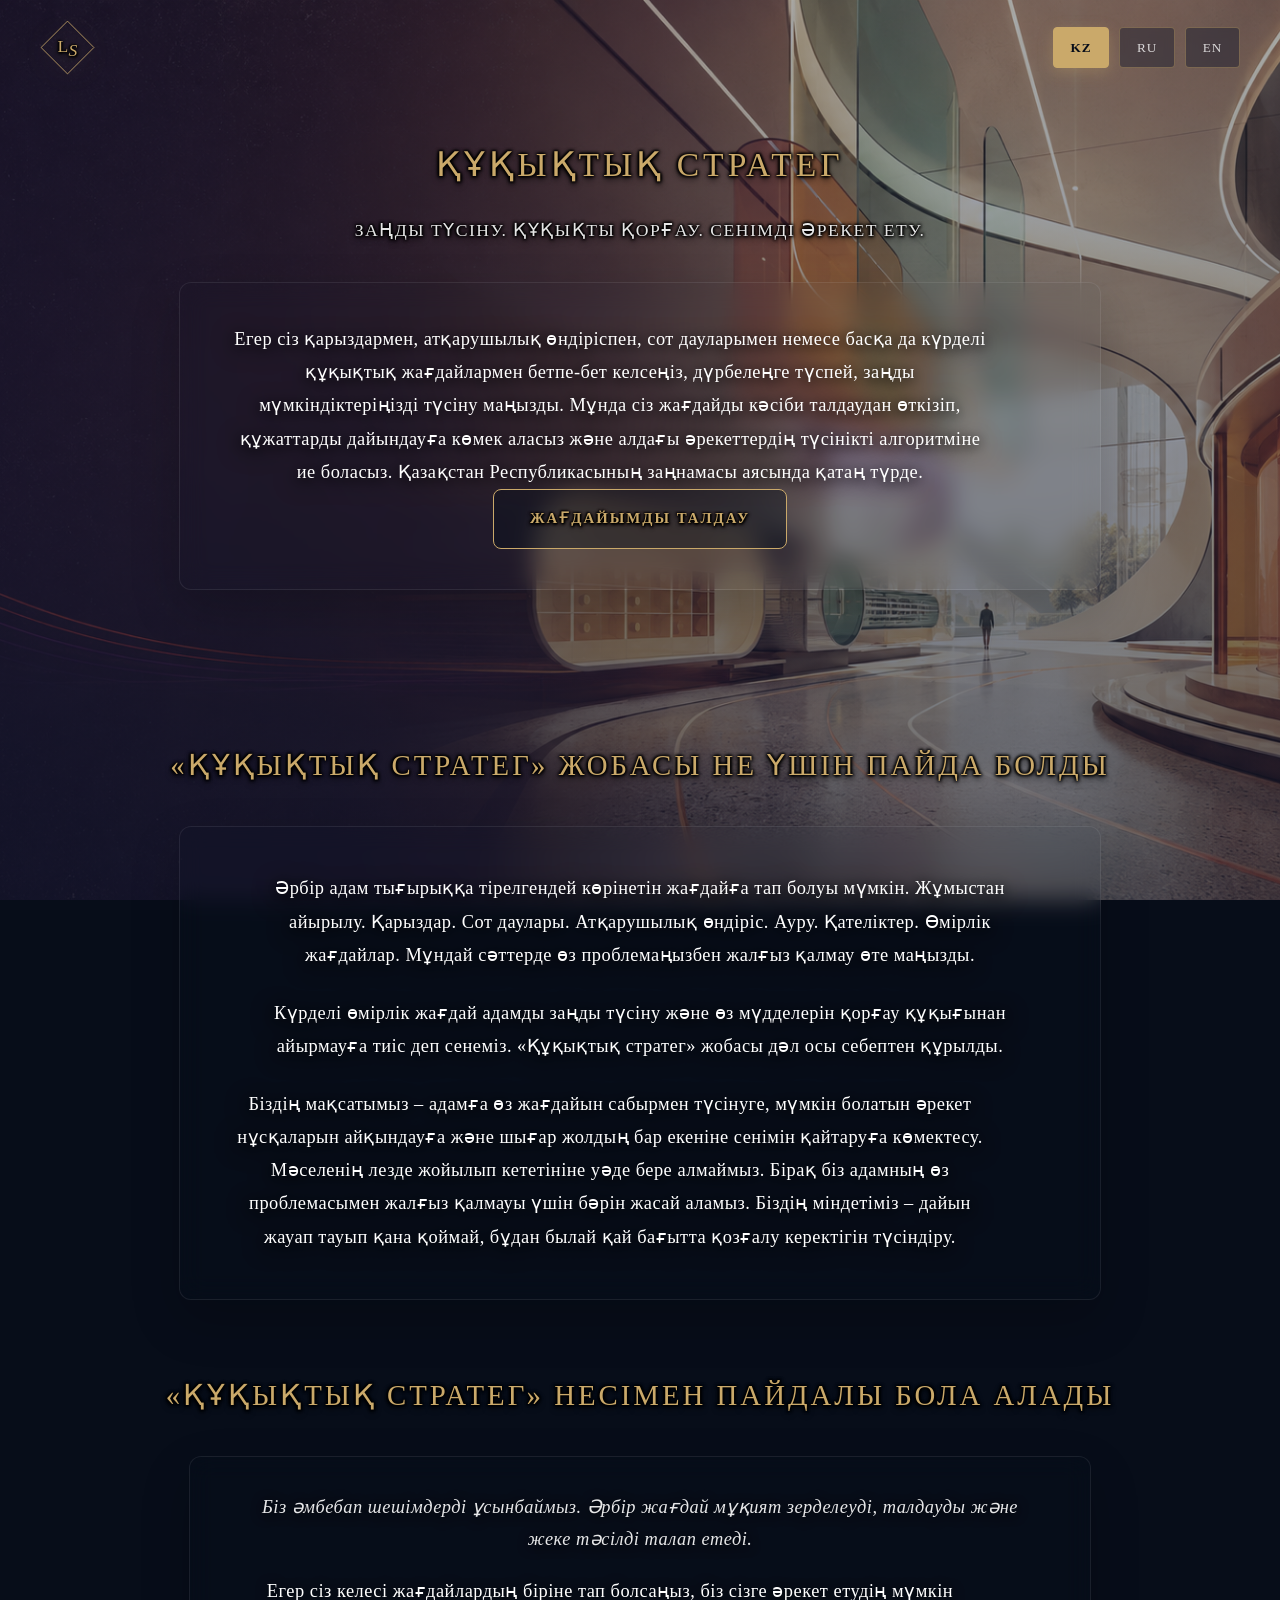
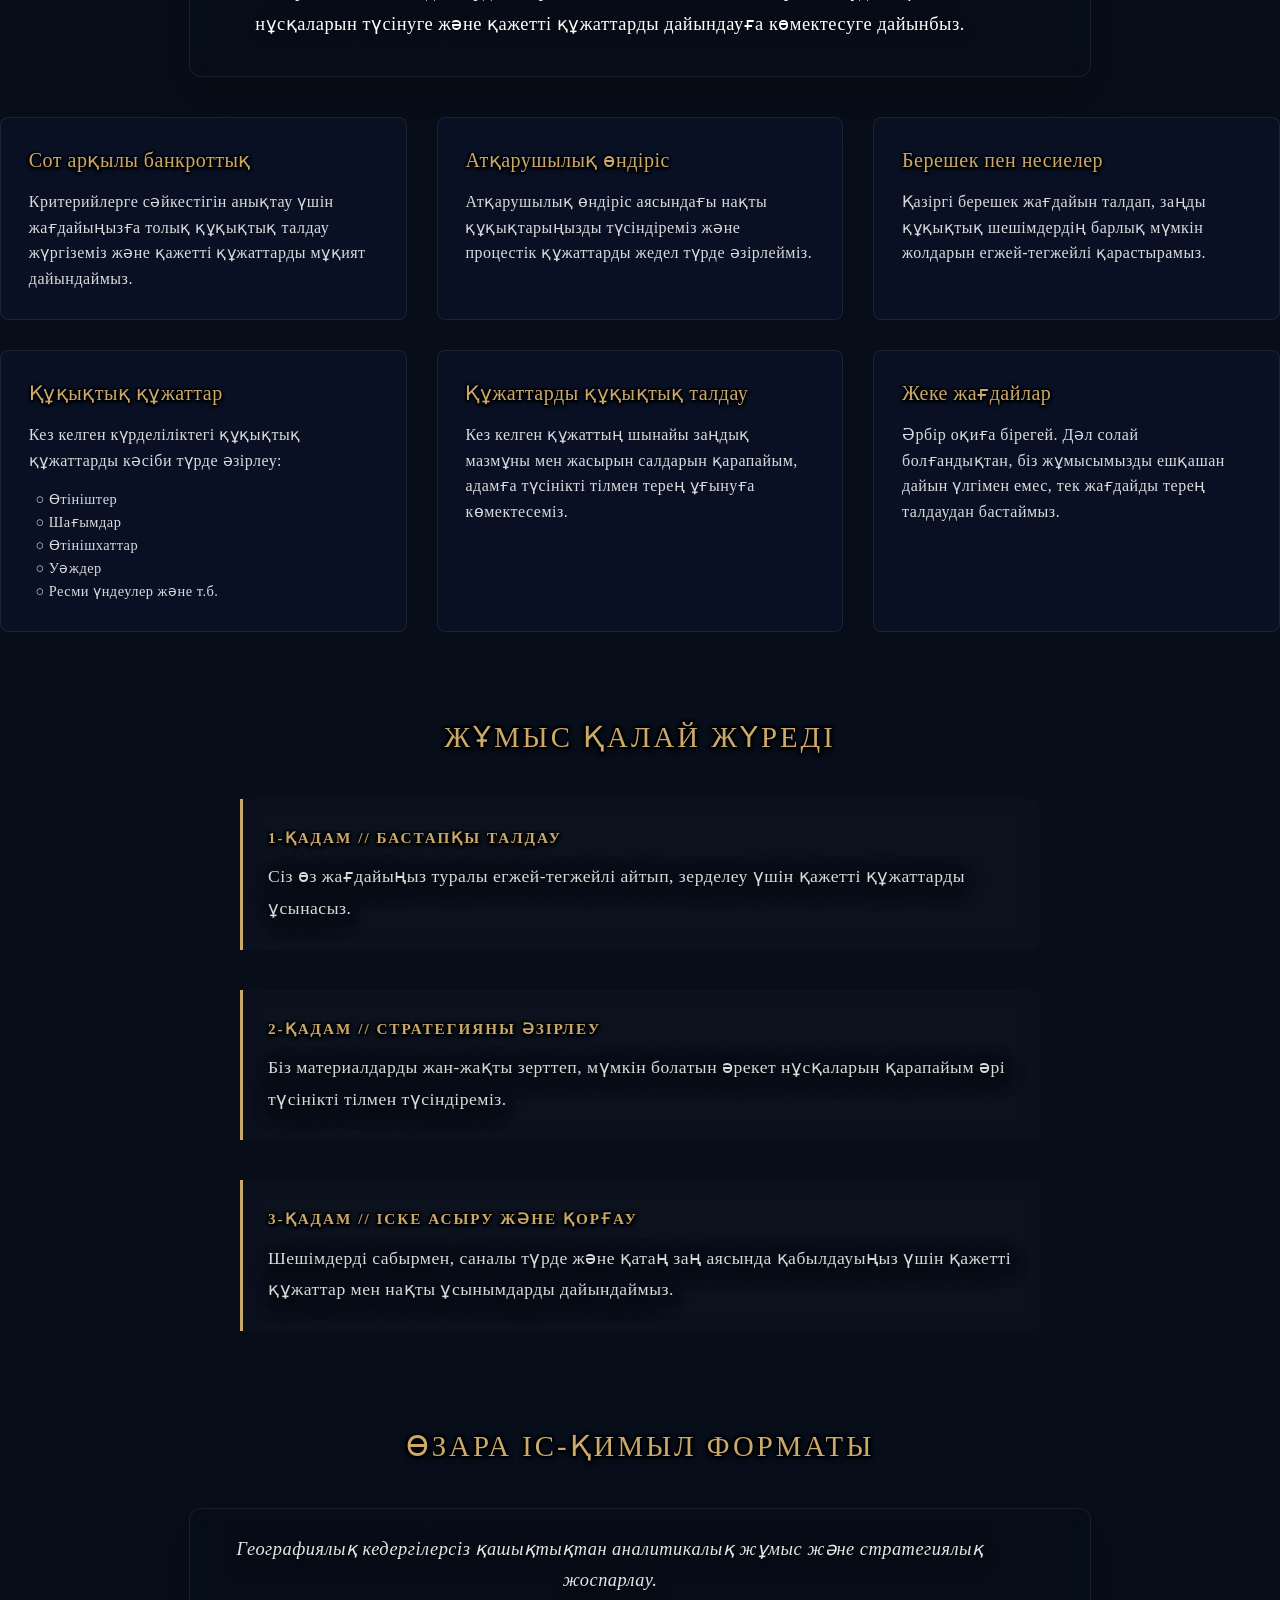
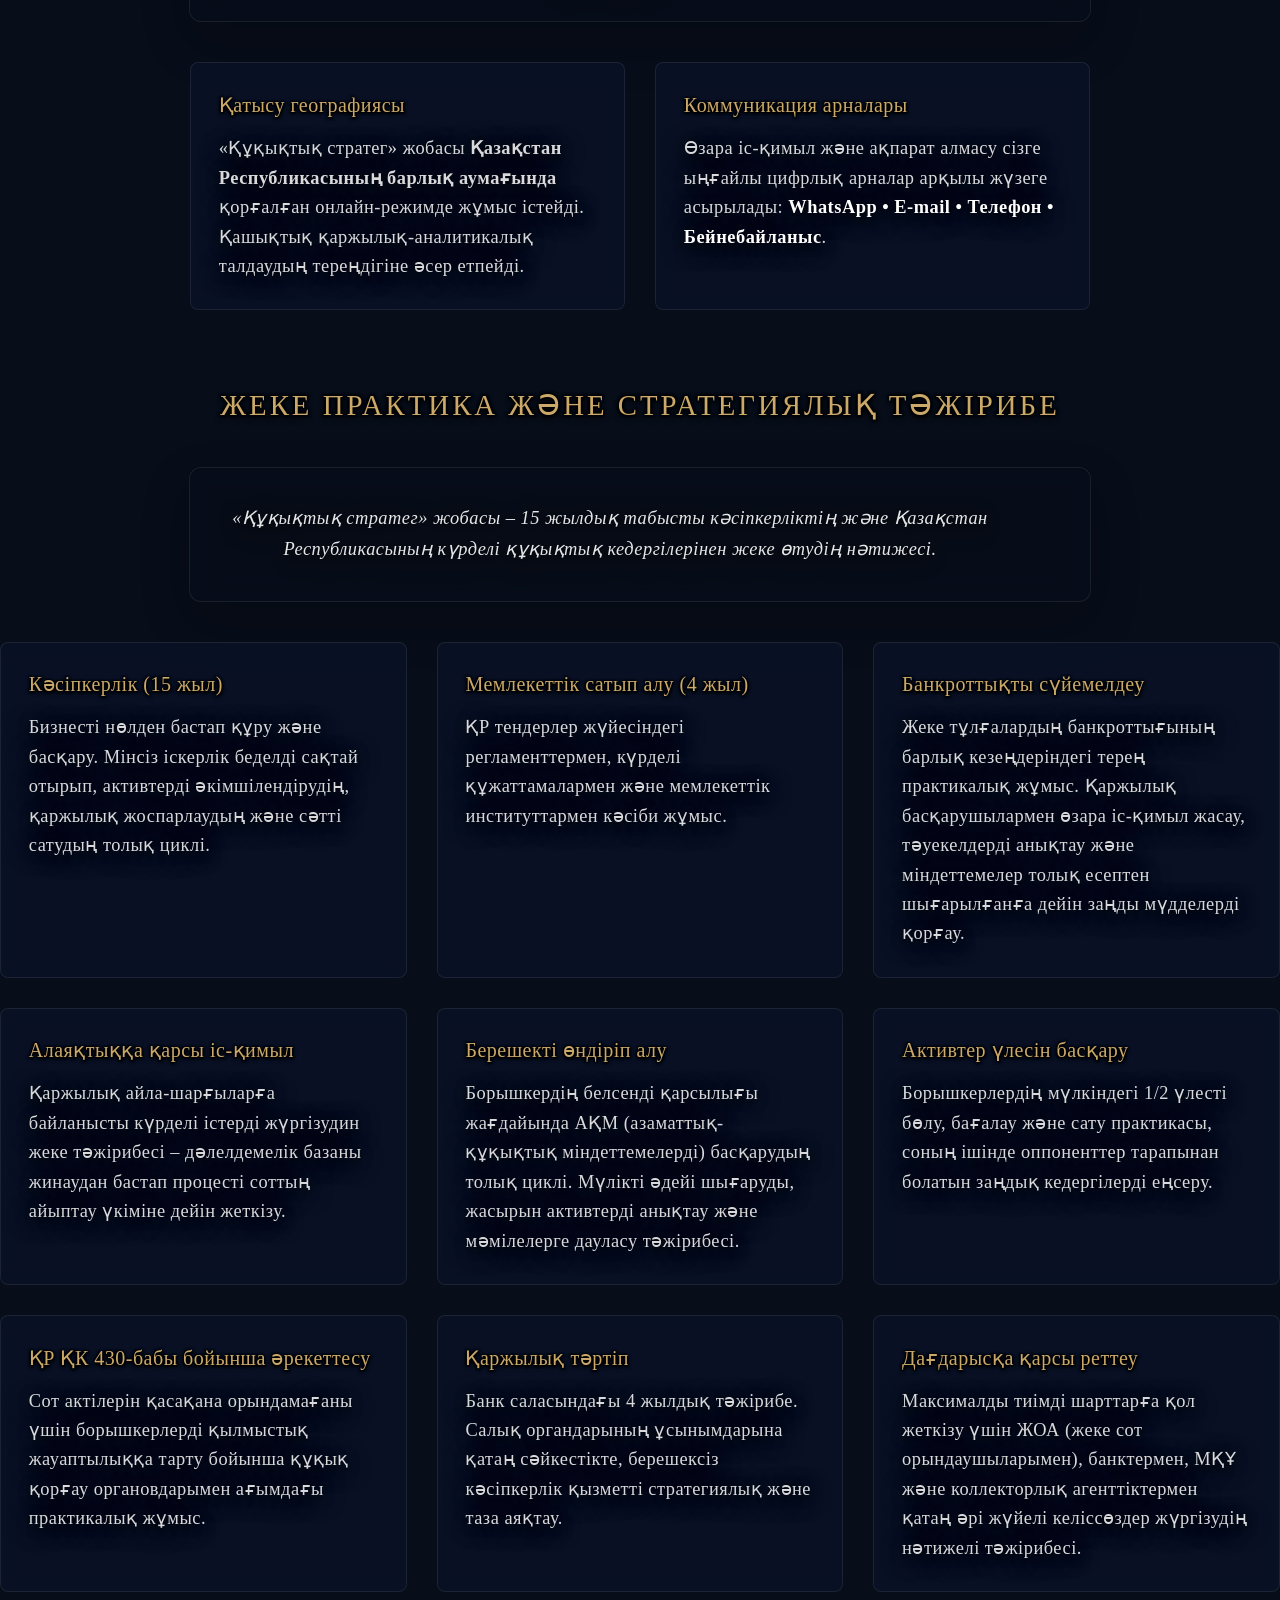
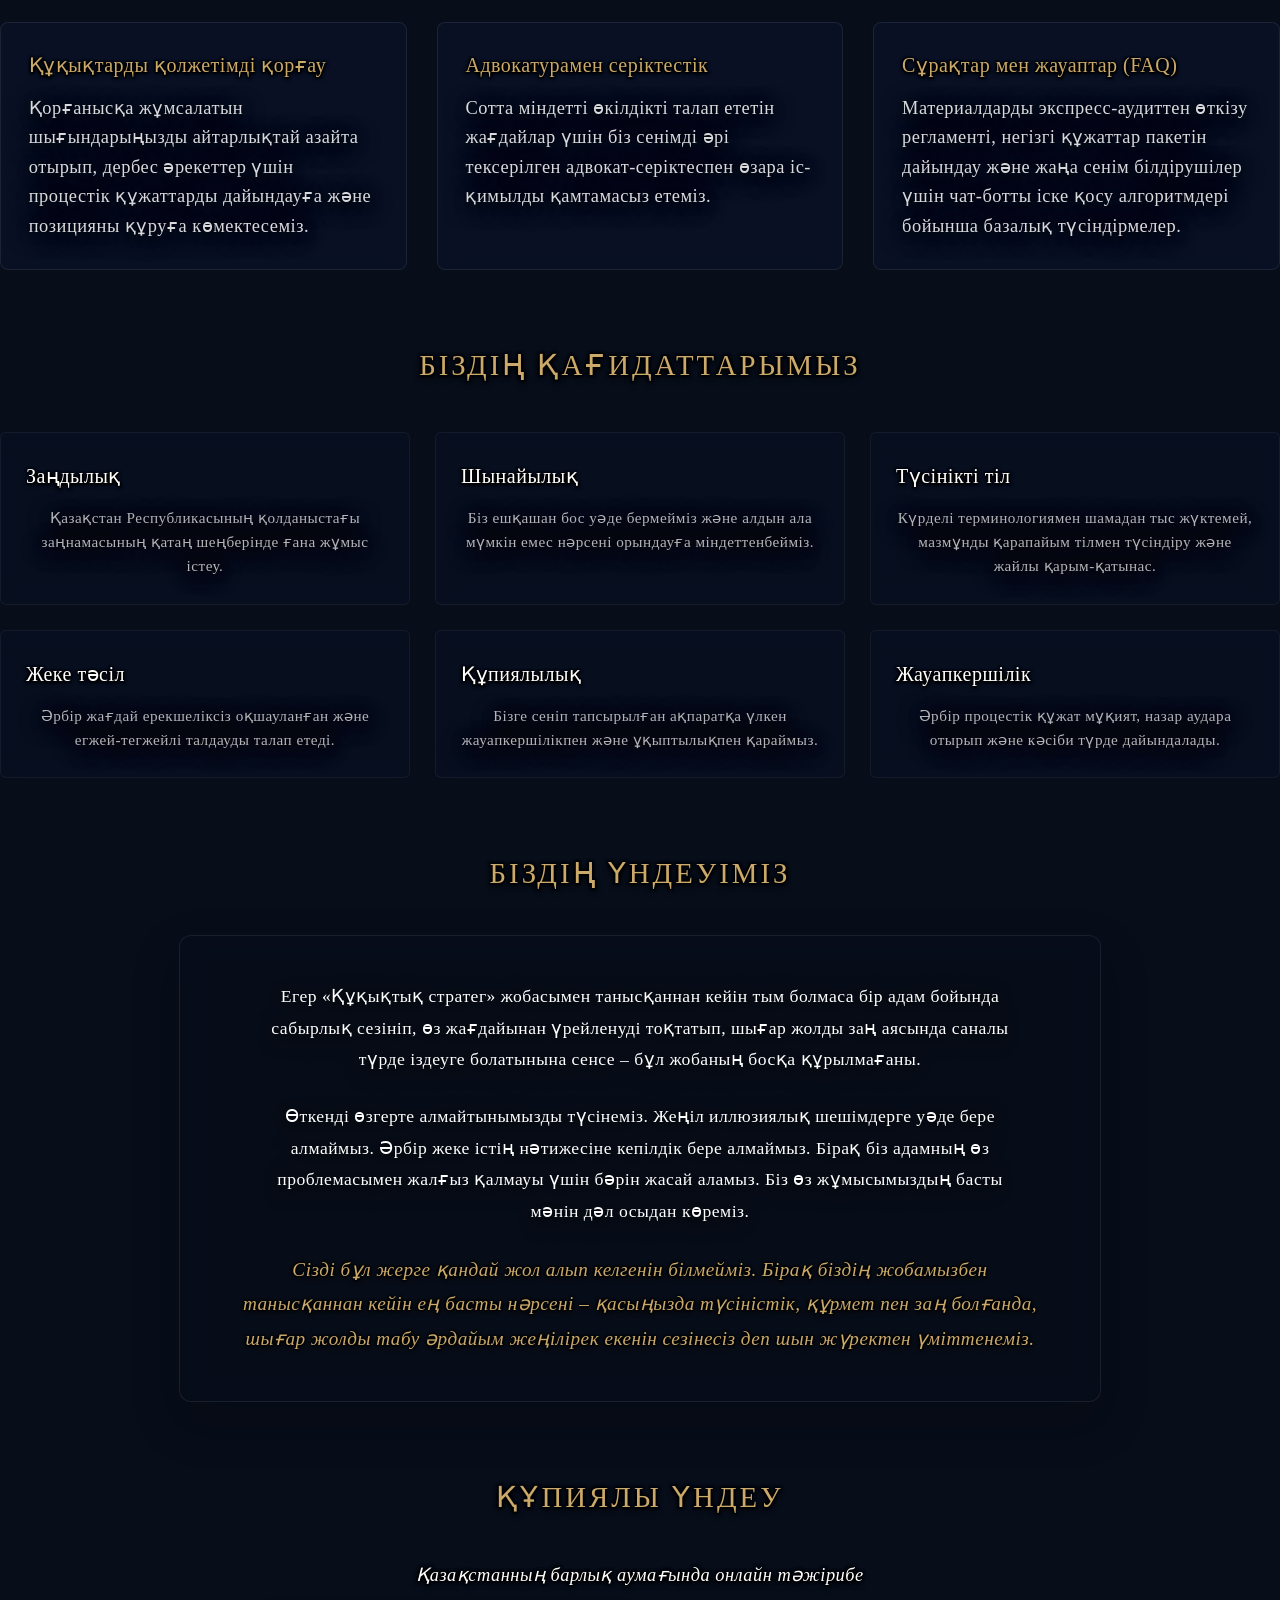
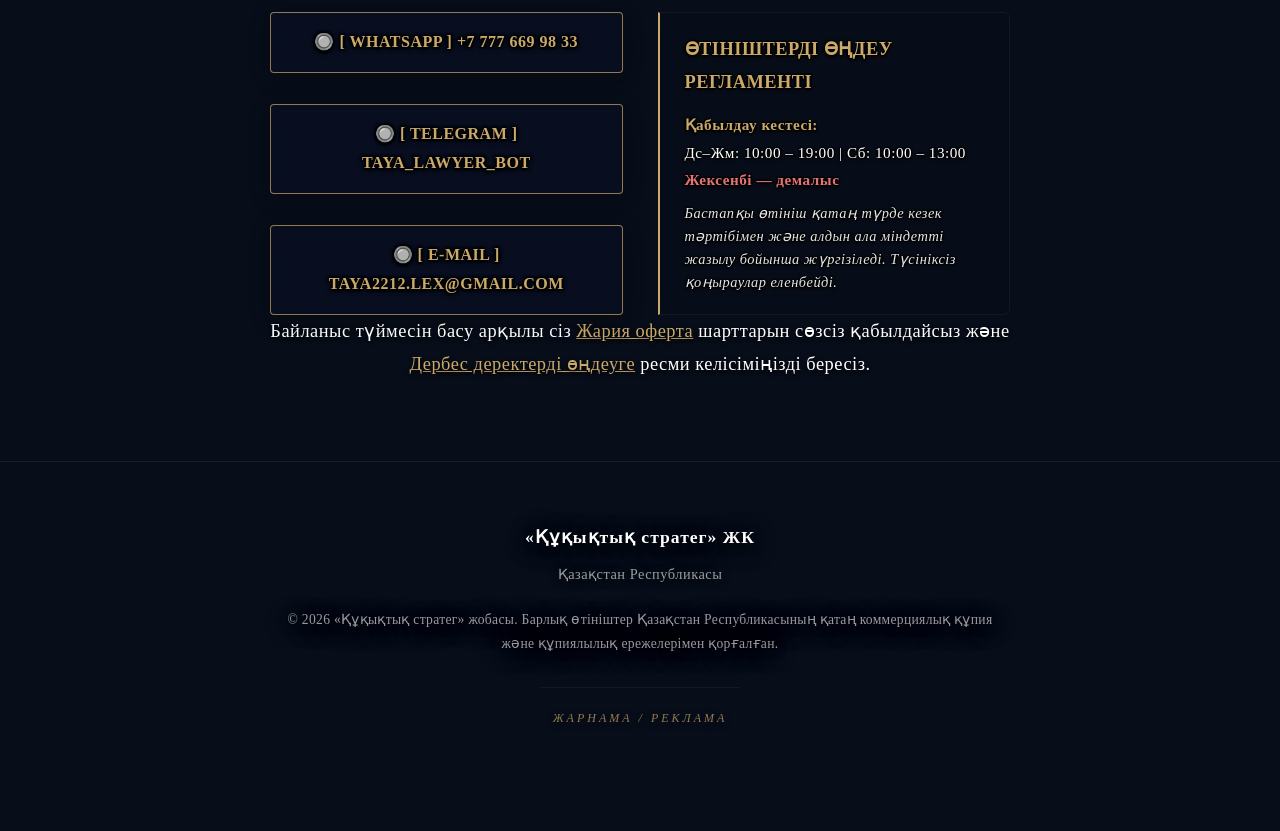
<file: index-kz.html>
<!DOCTYPE html>
<html lang="kk">
<head>
    <meta charset="UTF-8">
    <meta name="viewport" content="width=device-width, initial-scale=1.0">
    <title>Құқықтық стратег | ҚР-дағы сараптамалық шешімдер</title>
    <style>
        :root {
            --bg-space: #070d19;          
            --bg-card: rgba(11, 19, 41, 0.7); 
            --color-mint: #ffffff;        
            --color-purple: #caa96a;      
            --color-ochre: #caa96a;       
            --text-muted: rgba(255, 255, 255, 0.85); 
            --text-sub: rgba(255, 255, 255, 0.9);   
            --radius-terminal: 8px;       
            --glow-orange: 0 4px 15px rgba(202, 169, 106, 0.15); 
            --transition-smooth: all 0.3s ease;
        }

        body { 
            font-family: 'Lora', 'Georgia', serif; 
            background-color: var(--bg-space); 
            background-image: linear-gradient(rgba(11, 19, 41, 0.35), rgba(11, 19, 41, 0.6)), url('bg-space.png');
            background-attachment: fixed;
            background-size: cover;
            background-position: center;
            color: var(--text-muted); 
            margin: 0; padding: 0; line-height: 1.8; letter-spacing: 0.5px; 
            -webkit-text-size-adjust: 100%; position: relative; overflow-x: hidden; 
        }

        /* ГЛОБАЛЬНЫЙ КРУГОВОЙ КОНТУР ДЛЯ ВСЕХ ТИПОВ ЗАГОЛОВКОВ И СУБТИТРОВ */
        header h1, section h2, h2, .subtitle, header .subtitle, header .subtitle div, .manifesto-text, [class*="manifesto"], [style*="italic"] {
            text-shadow: 1px 1px 3px #000000, -1px -1px 3px #000000, 
                         1px -1px 3px #000000, -1px 1px 3px #000000, 
                         0 3px 6px #000000 !important;
        }

        /* КОНТУР ДЛЯ ЗАГОЛОВКОВ КАРТОЧЕК, ШАГОВ, БУКВ ЛОГОТИПА И КНОПОК */
        .card h3, h3, .step-num, .principle-title, .logo-box text, .btn, header .btn, a.btn {
            text-shadow: 1px 1px 2px #000000, -1px -1px 2px #000000, 
                         1px 1px 3px #000000, -1px 1px 3px #000000,
                         0 2px 4px #000000 !important;
        }

        .nav-panel {
            display: flex !important;
            justify-content: space-between !important;
            align-items: center !important;
            max-width: 100% !important; 
            margin: 0 auto !important;
            padding: 20px 40px !important; 
            width: 100% !important;
            box-sizing: border-box !important;
        }

        header { 
            text-align: center; 
            margin-bottom: 50px; 
            padding: 10px 20px 40px 20px !important; 
            background: transparent;
            border: none; 
            box-shadow: none;
        }

        header h1 {
            color: #caa96a !important;
            font-family: 'Lora', 'Georgia', serif !important;
            font-size: 2.1rem !important; 
            font-weight: 400 !important;
            letter-spacing: 4px !important; 
            margin: 30px 0 20px 0 !important;
            text-transform: uppercase;
        }

        header .subtitle { 
            color: var(--text-sub) !important;
            font-size: 1.1rem !important;
            font-weight: 300 !important;
            margin-bottom: 35px; 
            letter-spacing: 1.5px; 
            text-transform: uppercase; 
        }

        header p, .text-block, section p { 
            color: #ffffff !important; 
            font-size: 1.15rem !important; 
            max-width: 760px !important; 
            margin: 0 auto 20px auto !important; 
            text-align: center !important; 
            font-weight: 500 !important; 
            line-height: 1.8 !important; 
            letter-spacing: 0.5px !important;
            text-shadow: 0 2px 12px rgba(0, 0, 0, 0.95), 0 4px 25px rgba(0, 0, 0, 0.95) !important; 
        }

        .btn, header .btn, a.btn { 
            display: inline-block !important; 
            background: rgba(7, 13, 25, 0.4) !important; 
            color: #caa96a !important; 
            padding: 16px 38px !important; 
            border: 1.5px solid #caa96a !important;
            border-radius: var(--radius-terminal) !important; 
            text-decoration: none !important; 
            font-family: 'Lora', serif !important;
            font-size: 0.95rem !important;
            font-weight: bold !important;
            letter-spacing: 2px !important; 
            text-transform: uppercase;
            box-shadow: none !important; 
            transition: var(--transition-smooth) !important; 
            text-align: center; 
        }
        
        .btn:hover, header .btn:hover { 
            background: #caa96a !important; 
            color: #070d19 !important;
            box-shadow: var(--glow-orange) !important; 
            transform: translateY(-2px); 
        }

        .lang-switcher { 
            display: flex !important; 
            gap: 10px !important; 
        }

        .lang-btn { 
            background: rgba(11, 19, 41, 0.4) !important; 
            border: 1px solid rgba(202, 169, 106, 0.4) !important; 
            color: rgba(255, 255, 255, 0.8) !important; 
            padding: 8px 18px !important; 
            border-radius: 4px !important; 
            cursor: pointer !important; 
            font-family: 'Lora', serif !important; 
            font-size: 0.85rem !important; 
            letter-spacing: 1px !important; 
            text-decoration: none !important;
            backdrop-filter: blur(5px) !important;
            -webkit-backdrop-filter: blur(5px) !important;
            transition: all 0.3s ease !important; 
        }

        .lang-btn:hover { 
            border-color: #caa96a !important; 
            color: #caa96a !important; 
            background: rgba(11, 19, 41, 0.7) !important;
        }
        
        .lang-btn.active, .lang-switcher a.active { 
            background: #caa96a !important; 
            border-color: #caa96a !important; 
            color: #070d19 !important; 
            font-weight: bold !important; 
            box-shadow: 0 4px 15px rgba(202, 169, 106, 0.3) !important;
        }

        section { margin-bottom: 60px; }
        
        h2 { 
            font-size: 1.8rem !important; 
            font-family: 'Lora', serif !important;
            font-weight: 400 !important; 
            color: #caa96a !important; 
            margin-top: 70px !important;
            margin-bottom: 35px !important; 
            letter-spacing: 3px !important; 
            text-transform: uppercase; 
            text-align: center !important; 
        }
        
        .card-grid {
            display: grid !important;
            grid-template-columns: repeat(3, minmax(280px, 1fr)) !important;
            gap: 30px !important; 
            margin-top: 40px !important;
            margin-bottom: 60px !important;
            align-items: stretch !important; 
        }

        @media (max-width: 992px) {
            .card-grid {
                grid-template-columns: repeat(auto-fit, minmax(280px, 1fr)) !important;
            }
        }

        .card {
            background: var(--bg-card) !important;
            border: 1px solid rgba(255, 255, 255, 0.08) !important;
            padding: 30px !important; 
            border-radius: var(--radius-terminal) !important; 
            backdrop-filter: blur(10px) !important;
            -webkit-backdrop-filter: blur(10px) !important;
            display: flex !important;
            flex-direction: column !important;
            justify-content: flex-start !important;
            text-align: left !important; 
            height: 100% !important;
            transition: var(--transition-smooth) !important;
            box-sizing: border-box !important;
        }

        .card:hover {
            border-color: rgba(202, 169, 106, 0.4) !important;
            transform: translateY(-4px) !important;
            box-shadow: 0 10px 30px rgba(202, 169, 106, 0.05) !important;
        }

        .card h3 {
            color: #caa96a !important; 
            font-family: 'Lora', serif !important;
            font-size: 1.25rem !important;
            font-weight: 400 !important;
            margin-top: 0 !important;
            margin-bottom: 15px !important;
            line-height: 1.4 !important;
            letter-spacing: 0.5px !important;
        }

        .card p, .card li {
            margin: 0 !important;
            line-height: 1.6 !important;
            color: rgba(255, 255, 255, 0.85) !important;
            text-align: left !important;
        }

        .docs-list { margin: 15px 0 0 0; padding-left: 20px; color: #caa96a; font-size: 0.9rem; list-style-type: '○ '; }
        .docs-list li { margin-bottom: 8px; color: #cbd5e1; }

        .timeline { 
            display: flex !important; 
            flex-direction: column !important; 
            gap: 20px !important; 
            max-width: 800px !important;
            margin: 0 auto !important;
        }
        
        .step-box { 
            background: rgba(255, 255, 255, 0.02) !important;
            border-left: 3px solid #caa96a !important; 
            padding: 25px !important;
            margin-bottom: 20px !important;
            border-radius: 0 8px 8px 0 !important;
            backdrop-filter: blur(10px) !important;
            -webkit-backdrop-filter: blur(10px) !important;
        }
        
        .step-num { 
            color: #caa96a !important; 
            font-family: 'Lora', serif !important;
            font-size: 0.95rem !important;
            text-transform: uppercase !important;
            letter-spacing: 2px !important;
            margin-bottom: 10px !important;
            font-weight: bold !important;
        }
        
        .step-text { 
            font-size: 1.1rem !important;
            color: var(--text-muted) !important;
            margin: 0 !important;
            text-align: left !important;
        }
                .grid-principles { 
            display: grid !important; 
            grid-template-columns: repeat(3, minmax(240px, 1fr)) !important; 
            gap: 25px !important; 
            margin-top: 40px !important;
        }

        @media (max-width: 768px) {
            .grid-principles {
                grid-template-columns: repeat(auto-fit, minmax(240px, 1fr)) !important;
            }
        }
        
        .principle-box { 
            background: rgba(11, 19, 41, 0.45) !important; 
            border: 1px solid rgba(255, 255, 255, 0.05) !important; 
            padding: 25px !important; 
            border-radius: 6px !important; 
            backdrop-filter: blur(10px) !important; 
            -webkit-backdrop-filter: blur(10px) !important;
            transition: var(--transition-smooth) !important;
        }
        
        .principle-box:hover { 
            border-color: rgba(202, 169, 106, 0.4) !important;
            box-shadow: 0 10px 30px rgba(202, 169, 106, 0.05) !important;
        }
        
        .principle-title { 
            color: var(--color-mint) !important; 
            font-family: 'Lora', serif !important; 
            font-size: 1.25rem !important; 
            font-weight: 400 !important; 
            margin-bottom: 12px !important; 
            letter-spacing: 0.5px !important;
            text-transform: none !important; 
        }
        
        .principle-desc { 
            font-size: 0.95rem !important; 
            color: rgba(255, 255, 255, 0.7) !important; 
            margin: 0 !important; 
            line-height: 1.6 !important;
        }

        .contacts-block { 
            text-align: center !important;
            background: transparent !important;
            border: none !important;
            box-shadow: none !important;
            padding: 0 !important;
        }

        .contact-buttons {
            margin: 0;
            max-width: 100%;
            display: flex !important;
            flex-direction: column !important;
            justify-content: space-between !important;
            gap: 15px !important;
        }
                .contact-link { 
            display: block !important;
            text-align: left !important;
            padding: 15px 20px !important;
            border: 1px solid rgba(202, 169, 106, 0.3) !important;
            color: #caa96a !important;
            text-decoration: none !important;
            border-radius: 4px !important;
            background: rgba(11, 19, 41, 0.65) !important;
            backdrop-filter: blur(10px) !important;
            -webkit-backdrop-filter: blur(10px) !important;
            font-family: 'Lora', serif !important;
            letter-spacing: 0.5px !important;
            font-size: 1rem !important;
            font-weight: normal !important;
            text-transform: none !important;
            transition: var(--transition-smooth) !important;
        }

        .contact-link:hover { 
            border-color: rgba(202, 169, 106, 0.6) !important;
            background: rgba(11, 19, 41, 0.8) !important;
            box-shadow: var(--glow-orange) !important;
            transform: translateY(-2px);
        }

        .logo-box { 
            display: flex !important;
            align-items: center !important;
            filter: drop-shadow(0 4px 15px rgba(202, 169, 106, 0.2)) !important;
        }

        .welcome-bento {
            background: rgba(11, 19, 41, 0.05) !important;
            border: 1px solid rgba(255, 255, 255, 0.08) !important;
            padding: 40px 50px !important;
            border-radius: 12px !important;
            backdrop-filter: blur(12px) !important;
            -webkit-backdrop-filter: blur(12px) !important;
            max-width: 820px !important;
            margin: 0 auto 40px auto !important;
            box-shadow: 0 20px 50px rgba(0, 0, 0, 0.2) !important;
        }

        /* ========================================================
           ПРОФЕССИОНАЛЬНАЯ МОБИЛЬНАЯ АДАПТАЦИЯ (ШРИФТЫ И ОТСТУПЫ)
           ======================================================== */
        @media (max-width: 768px) {
            .nav-panel { padding: 15px 20px !important; }
            header h1 { font-size: 1.8rem !important; letter-spacing: 2px !important; }
            h2 { font-size: 1.5rem !important; margin-top: 50px !important; }
            .welcome-bento { padding: 30px 25px !important; margin-bottom: 30px !important; }
            header p, .text-block, section p { font-size: 1.05rem !important; }
            div[style*="display: grid"][style*="max-width: 740px"] { grid-template-columns: 1fr !important; gap: 20px !important; }
            div[style*="border-radius: 0 6px 6px 0"] {
                border-radius: 6px !important;
                border-left: 1px solid rgba(255,255,255,0.05) !important;
                border-top: 2px solid #caa96a !important;
                padding: 25px 20px !important;
            }
        }

        @media (max-width: 480px) {
            .nav-panel { padding: 15px 15px !important; flex-direction: row !important; }
            .logo-box svg { width: 45px !important; height: 45px !important; }
            .lang-btn { padding: 6px 12px !important; font-size: 0.75rem !important; }
            header h1 { font-size: 1.5rem !important; letter-spacing: 1px !important; }
            header .subtitle { font-size: 0.95rem !important; letter-spacing: 1px !important; margin-bottom: 25px !important; }
            .btn, header .btn, a.btn { padding: 14px 28px !important; font-size: 0.85rem !important; width: 100% !important; box-sizing: border-box !important; }
            .card { padding: 20px !important; }
            .card h3 { font-size: 1.15rem !important; }
  </style>
</head>
<body>
    <div class="nav-panel">
        <div class="logo-box" style="margin: 0;">
            <svg width="55" height="55" viewBox="0 0 100 100" fill="none" xmlns="http://w3.org">
                <path d="M50 2 L98 50 L50 98 L2 50 Z" stroke="#caa96a" stroke-width="1.5" stroke-linejoin="round"/>
                <text x="32" y="58" font-family="'Lora', serif" font-size="32" fill="#caa96a" font-weight="400">L</text>
                <text x="52" y="66" font-family="'Lora', serif" font-size="32" fill="#caa96a" font-style="italic" font-weight="400">S</text>
            </svg>
        </div>
        
        <div class="lang-switcher" style="margin: 0;">
            <a href="index-kz.html" class="lang-btn active">KZ</a>
            <a href="index.html" class="lang-btn">RU</a>
            <a href="index-en.html" class="lang-btn">EN</a>
        </div>
    </div>

            <header>
        <h1>ҚҰҚЫҚТЫҚ СТРАТЕГ</h1>
        <div class="subtitle">Заңды түсіну. Құқықты қорғау. Сенімді әрекет ету.</div>
        
        <div class="welcome-bento">
    <p style="margin: 0 !important; font-size: 1.15rem !important; text-align: center !important; font-weight: 500 !important; color: #ffffff !important;">Егер сіз қарыздармен, атқарушылық өндіріспен, сот дауларымен немесе басқа да күрделі құқықтық жағдайлармен бетпе-бет келсеңіз, дүрбелеңге түспей, заңды мүмкіндіктеріңізді түсіну маңызды. Мұнда сіз жағдайды кәсіби талдаудан өткізіп, құжаттарды дайындауға көмек аласыз және алдағы әрекеттердің түсінікті алгоритміне ие боласыз. Қазақстан Республикасының заңнамасы аясында қатаң түрде.</p>

        
        <a href="https://wa.me/77776699833" class="btn" target="_blank">ЖАҒДАЙЫМДЫ ТАЛДАУ</a>
    </header>

    <!-- Секция: Миссия проекта в хрустальном Bento-монолите (KZ) -->
    <section>
        <h2>«Құқықтық стратег» жобасы не үшін пайда болды</h2>
        <div class="welcome-bento" style="background: rgba(11, 19, 41, 0.05) !important; border: 1px solid rgba(255, 255, 255, 0.08) !important; padding: 45px 50px !important; border-radius: 12px !important; backdrop-filter: blur(12px) !important; -webkit-backdrop-filter: blur(12px) !important; max-width: 820px !important; margin: 0 auto !important; box-shadow: 0 20px 50px rgba(0, 0, 0, 0.2) !important;">
<div class="text-block" style="margin-bottom: 25px !important; font-size: 1.15rem !important; line-height: 1.8 !important;">Әрбір адам тығырыққа тірелгендей көрінетін жағдайға тап болуы мүмкін. Жұмыстан айырылу. Қарыздар. Сот даулары. Атқарушылық өндіріс. Ауру. Қателіктер. Өмірлік жағдайлар. Мұндай сәттерде өз проблемаңызбен жалғыз қалмау өте маңызды.</div>
            <div class="text-block" style="margin-bottom: 25px !important; font-size: 1.15rem !important; line-height: 1.8 !important;">Күрделі өмірлік жағдай адамды заңды түсіну және өз мүдделерін қорғау құқығынан айырмауға тиіс деп сенеміз. «Құқықтық стратег» жобасы дәл осы себептен құрылды.</div>
            <div class="text-block" style="margin: 0 !important; font-size: 1.15rem !important; line-height: 1.8 !important;">Біздің мақсатымыз – адамға өз жағдайын сабырмен түсінуге, мүмкін болатын әрекет нұсқаларын айқындауға және шығар жолдың бар екеніне сенімін қайтаруға көмектесу. Мәселенің лезде жойылып кететініне уәде бере алмаймыз. Бірақ біз адамның өз проблемасымен жалғыз қалмауы үшін бәрін жасай аламыз. Біздің міндетіміз – дайын жауап тауып қана қоймай, бұдан былай қай бағытта қозғалу керектігін түсіндіру.</div>
        </div>
    </section>


        <!-- Секция: Карта правовой помощи (KZ) -->
                 <h2>«Құқықтық стратег» несімен пайдалы бола алады</h2>
 <div class="welcome-bento" style="background: rgba(11, 19, 41, 0.05) !important; border: 1px solid rgba(255, 255, 255, 0.08) !important; padding: 35px 40px !important; border-radius: 12px !important; backdrop-filter: blur(12px) !important; -webkit-backdrop-filter: blur(12px) !important; max-width: 820px !important; margin: 0 auto 40px auto !important; box-shadow: 0 20px 50px rgba(0, 0, 0, 0.2) !important;">
            <div class="text-block" style="font-style: italic !important; margin-bottom: 20px !important; color: var(--text-sub) !important; font-size: 1.15rem !important; line-height: 1.7 !important; text-align: center !important; text-shadow: 0 2px 12px rgba(0, 0, 0, 0.95) !important;">
                Біз әмбебап шешімдерді ұсынбаймыз. Әрбір жағдай мұқият зерделеуді, талдауды және жеке тәсілді талап етеді.
            </div>
            <div class="text-block" style="margin: 0 !important; font-size: 1.15rem !important; text-align: center !important; color: #ffffff !important; text-shadow: 0 2px 12px rgba(0, 0, 0, 0.95) !important;">
                Егер сіз келесі жағдайлардың біріне тап болсаңыз, біз сізге әрекет етудің мүмкін нұсқаларын түсінуге және қажетті құжаттарды дайындауға көмектесуге дайынбыз.
            </div>
        </div>


        
        <div class="card-grid">
            <div class="card">
                <h3>Сот арқылы банкроттық</h3>
                <p>Критерийлерге сәйкестігін анықтау үшін жағдайыңызға толық құқықтық талдау жүргіземіз және қажетті құжаттарды мұқият дайындаймыз.</p>
            </div>
            <div class="card">
                <h3>Атқарушылық өндіріс</h3>
                <p>Атқарушылық өндіріс аясындағы нақты құқықтарыңызды түсіндіреміз және процестік құжаттарды жедел түрде әзірлейміз.</p>
            </div>
            <div class="card">
                <h3>Берешек пен несиелер</h3>
                <p>Қазіргі берешек жағдайын талдап, заңды құқықтық шешімдердің барлық мүмкін жолдарын егжей-тегжейлі қарастырамыз.</p>
            </div>
            <div class="card">
                <h3>Құқықтық құжаттар</h3>
                <p>Кез келген күрделіліктегі құқықтық құжаттарды кәсіби түрде әзірлеу:</p>
                <ul class="docs-list">
                    <li>Өтініштер</li>
                    <li>Шағымдар</li>
                    <li>Өтінішхаттар</li>
                    <li>Уәждер</li>
                    <li>Ресми үндеулер және т.б.</li>
                </ul>
            </div>
            <div class="card">
                <h3>Құжаттарды құқықтық талдау</h3>
                <p>Кез келген құжаттың шынайы заңдық мазмұны мен жасырын салдарын қарапайым, адамға түсінікті тілмен терең ұғынуға көмектесеміз.</p>
            </div>
            <div class="card">
                <h3>Жеке жағдайлар</h3>
                <p>Әрбір оқиға бірегей. Дәл солай болғандықтан, біз жұмысымызды ешқашан дайын үлгімен емес, тек жағдайды терең талдаудан бастаймыз.</p>
            </div>
        </div>
    </section>
        <!-- Секция: Пошаговый алгоритм (KZ) -->
    <section style="margin-top: 80px;">
        <h2>Жұмыс қалай жүреді</h2>
        <div class="timeline">
            <div class="step-box">
                <div class="step-num">1-қадам // Бастапқы талдау</div>
                <p class="step-text">Сіз өз жағдайыңыз туралы егжей-тегжейлі айтып, зерделеу үшін қажетті құжаттарды ұсынасыз.</p>
            </div>
            <div class="step-box">
                <div class="step-num">2-қадам // Стратегияны әзірлеу</div>
                <p class="step-text">Біз материалдарды жан-жақты зерттеп, мүмкін болатын әрекет нұсқаларын қарапайым әрі түсінікті тілмен түсіндіреміз.</p>
            </div>
            <div class="step-box">
                <div class="step-num">3-қадам // Іске асыру және қорғау</div>
                <p class="step-text">Шешімдерді сабырмен, саналы түрде және қатаң заң аясында қабылдауыңыз үшін қажетті құжаттар мен нақты ұсынымдарды дайындаймыз.</p>
            </div>
        </div>
    </section>

    <!-- Секция: Өзара іс-қимыл форматы (KZ) -->
    <section>
        <h2>Өзара іс-қимыл форматы</h2>
        
        <div class="welcome-bento" style="background: rgba(11, 19, 41, 0.05) !important; border: 1px solid rgba(255, 255, 255, 0.08) !important; padding: 25px 40px !important; border-radius: 12px !important; backdrop-filter: blur(12px) !important; -webkit-backdrop-filter: blur(12px) !important; max-width: 820px !important; margin: 0 auto 40px auto !important; box-shadow: 0 20px 50px rgba(0, 0, 0, 0.2) !important;">
            <div class="text-block" style="font-style: italic !important; margin: 0 !important; color: var(--text-sub) !important; font-size: 1.15rem !important; line-height: 1.7 !important; text-align: center !important;">
                Географиялық кедергілерсіз қашықтықтан аналитикалық жұмыс және стратегиялық жоспарлау.
            </div>
        </div>
        
        <div style="display: grid !important; grid-template-columns: repeat(2, minmax(280px, 1fr)) !important; gap: 30px !important; max-width: 900px !important; margin: 0 auto !important; align-items: stretch !important;">
                        <div class="card">
                <h3>Қатысу географиясы</h3>
                <p>«Құқықтық стратег» жобасы <strong>Қазақстан Республикасының барлық аумағында</strong> қорғалған онлайн-режимде жұмыс істейді. Қашықтық қаржылық-аналитикалық талдаудың тереңдігіне әсер етпейді.</p>
            </div>

            <div class="card">
                <h3>Коммуникация арналары</h3>
                <p>Өзара іс-қимыл және ақпарат алмасу сізге ыңғайлы цифрлық арналар арқылы жүзеге асырылады: <strong style="color: var(--color-mint);">WhatsApp • E-mail • Телефон • Бейнебайланыс</strong>.</p>
            </div>
        </div>
    </section>
        <!-- Секция: Жеке практика және стратегиялық тәжірибе. 1-бөлім (KZ) -->
    <section>
        <h2>Жеке практика және стратегиялық тәжірибе</h2>
        
        <div class="welcome-bento" style="background: rgba(11, 19, 41, 0.05) !important; border: 1px solid rgba(255, 255, 255, 0.08) !important; padding: 35px 40px !important; border-radius: 12px !important; backdrop-filter: blur(12px) !important; -webkit-backdrop-filter: blur(12px) !important; max-width: 820px !important; margin: 0 auto 40px auto !important; box-shadow: 0 20px 50px rgba(0, 0, 0, 0.2) !important;">
            <div class="text-block" style="font-style: italic !important; margin: 0 !important; color: var(--text-sub) !important; font-size: 1.15rem !important; line-height: 1.7 !important; text-align: center !important;">
                «Құқықтық стратег» жобасы – 15 жылдық табысты кәсіпкерліктің және Қазақстан Республикасының күрделі құқықтық кедергілерінен жеке өтудің нәтижесі.
            </div>
        </div>
        
        <div class="card-grid">
            <div class="card">
                <h3>Кәсіпкерлік (15 жыл)</h3>
                <p>Бизнесті нөлден бастап құру және басқару. Мінсіз іскерлік беделді сақтай отырып, активтерді әкімшілендірудің, қаржылық жоспарлаудың және сәтті сатудың толық циклі.</p>
            </div>
            <div class="card">
                <h3>Мемлекеттік сатып алу (4 жыл)</h3>
                <p>ҚР тендерлер жүйесіндегі регламенттермен, күрделі құжаттамалармен және мемлекеттік институттармен кәсіби жұмыс.</p>
            </div>
            <div class="card">
                <h3>Банкроттықты сүйемелдеу</h3>
                <p>Жеке тұлғалардың банкроттығының барлық кезеңдеріндегі терең практикалық жұмыс. Қаржылық басқарушылармен өзара іс-қимыл жасау, тәуекелдерді анықтау және міндеттемелер толық есептен шығарылғанға дейін заңды мүдделерді қорғау.</p>
            </div>
            <div class="card">
                <h3>Алаяқтыққа қарсы іс-қимыл</h3>
                <p>Қаржылық айла-шарғыларға байланысты күрделі істерді жүргізудин жеке тәжірибесі – дәлелдемелік базаны жинаудан бастап процесті соттың айыптау үкіміне дейін жеткізу.</p>
            </div>
                        <div class="card">
                <h3>Берешекті өндіріп алу</h3>
                <p>Борышкердің белсенді қарсылығы жағдайында АҚМ (азаматтық-құқықтық міндеттемелерді) басқарудың толық циклі. Мүлікті әдейі шығаруды, жасырын активтерді анықтау және мәмілелерге дауласу тәжірибесі.</p>
            </div>
            <div class="card">
                <h3>Активтер үлесін басқару</h3>
                <p>Борышкерлердің мүлкіндегі 1/2 үлесті бөлу, бағалау және сату практикасы, соның ішінде оппоненттер тарапынан болатын заңдық кедергілерді еңсеру.</p>
            </div>
            <div class="card">
                <h3>ҚР ҚК 430-бабы бойынша әрекеттесу</h3>
                <p>Сот актілерін қасақана орындамағаны үшін борышкерлерді қылмыстық жауаптылыққа тарту бойынша құқық қорғау органовдарымен ағымдағы практикалық жұмыс.</p>
            </div>
            <div class="card">
                <h3>Қаржылық тәртіп</h3>
                <p>Банк саласындағы 4 жылдық тәжірибе. Салық органдарының ұсынымдарына қатаң сәйкестікте, берешексіз кәсіпкерлік қызметті стратегиялық және таза аяқтау.</p>
            </div>
            <div class="card">
                <h3>Дағдарысқа қарсы реттеу</h3>
                <p>Максималды тиімді шарттарға қол жеткізу үшін ЖОА (жеке сот орындаушыларымен), банктермен, МҚҰ және коллекторлық агенттіктермен қатаң әрі жүйелі келіссөздер жүргізудің нәтижелі тәжірибесі.</p>
            </div>
            <div class="card">
                <h3>Құқықтарды қолжетімді қорғау</h3>
                <p>Қорғанысқа жұмсалатын шығындарыңызды айтарлықтай азайта отырып, дербес әрекеттер үшін процестік құжаттарды дайындауға және позицияны құруға көмектесеміз.</p>
            </div>
            <div class="card">
                <h3>Адвокатурамен серіктестік</h3>
                <p>Сотта міндетті өкілдікті талап ететін жағдайлар үшін біз сенімді әрі тексерілген адвокат-серіктеспен өзара іс-қимылды қамтамасыз етеміз.</p>
            </div>
            <div class="card">
                <h3>Сұрақтар мен жауаптар (FAQ)</h3>
                <p>Материалдарды экспресс-аудиттен өткізу регламенті, негізгі құжаттар пакетін дайындау және жаңа сенім білдірушілер үшін чат-ботты іске қосу алгоритмдері бойынша базалық түсіндірмелер.</p>
            </div>
        </div>
    </section>
        <!-- Секция: Біздің қағидаттарымыз (KZ) -->
    <section>
        <h2>Біздің қағидаттарымыз</h2>
        <div class="grid-principles">
            <div class="principle-box">
                <div class="principle-title">Заңдылық</div>
                <p class="principle-desc">Қазақстан Республикасының қолданыстағы заңнамасының қатаң шеңберінде ғана жұмыс істеу.</p>
            </div>
            <div class="principle-box">
                <div class="principle-title">Шынайылық</div>
                <p class="principle-desc">Біз ешқашан бос уәде бермейміз және алдын ала мүмкін емес нәрсені орындауға міндеттенбейміз.</p>
            </div>
            <div class="principle-box">
                <div class="principle-title">Түсінікті тіл</div>
                <p class="principle-desc">Күрделі терминологиямен шамадан тыс жүктемей, мазмұнды қарапайым тілмен түсіндіру және жайлы қарым-қатынас.</p>
            </div>
            <div class="principle-box">
                <div class="principle-title">Жеке тәсіл</div>
                <p class="principle-desc">Әрбір жағдай ерекшеліксіз оқшауланған және егжей-тегжейлі талдауды талап етеді.</p>
            </div>
            <div class="principle-box">
                <div class="principle-title">Құпиялылық</div>
                <p class="principle-desc">Бізге сеніп тапсырылған ақпаратқа үлкен жауапкершілікпен және ұқыптылықпен қараймыз.</p>
            </div>
            <div class="principle-box">
                <div class="principle-title">Жауапкершілік</div>
                <p class="principle-desc">Әрбір процестік құжат мұқият, назар аудара отырып және кәсіби түрде дайындалады.</p>
            </div>
        </div>
    </section>
        <!-- Секция: Біздің үндеуіміз (KZ) -->
    <section>
        <h2>Біздің үндеуіміз</h2>
        <div class="welcome-bento" style="background: rgba(11, 19, 41, 0.05) !important; border: 1px solid rgba(255, 255, 255, 0.08) !important; padding: 45px 50px !important; border-radius: 12px !important; backdrop-filter: blur(12px) !important; -webkit-backdrop-filter: blur(12px) !important; max-width: 820px !important; margin: 0 auto !important; box-shadow: 0 20px 50px rgba(0, 0, 0, 0.2) !important;">
            <div class="text-block" style="margin-bottom: 25px !important; font-size: 1.1rem !important; line-height: 1.8 !important; color: #ffffff !important;">Егер «Құқықтық стратег» жобасымен танысқаннан кейін тым болмаса бір адам бойында сабырлық сезініп, өз жағдайынан үрейленуді тоқтатып, шығар жолды заң аясында саналы түрде іздеуге болатынына сенсе – бұл жобаның босқа құрылмағаны.</div>
            <div class="text-block" style="margin-bottom: 25px !important; font-size: 1.1rem !important; line-height: 1.8 !important; color: #ffffff !important;">Өткенді өзгерте алмайтынымызды түсінеміз. Жеңіл иллюзиялық шешімдерге уәде бере алмаймыз. Әрбір жеке істің нәтижесіне кепілдік бере алмаймыз. Бірақ біз адамның өз проблемасымен жалғыз қалмауы үшін бәрін жасай аламыз. Біз өз жұмысымыздың басты мәнін дәл осыдан көреміз.</div>
            <div class="manifesto-text" style="margin: 20px 0 0 0 !important; color: #caa96a !important; font-family: 'Lora', serif !important; text-align: center !important; font-size: 1.2rem !important; font-style: italic !important; line-height: 1.8 !important; letter-spacing: 0.5px !important;">Сізді бұл жерге қандай жол алып келгенін білмейміз. Бірақ біздің жобамызбен танысқаннан кейін ең басты нәрсені – қасыңызда түсіністік, құрмет пен заң болғанда, шығар жолды табу әрдайым жеңілірек екенін сезінесіз деп шын жүректен үміттенеміз.</div>
        </div>
    </section>

    <!-- Секция: Құпиялы үндеу (KZ) -->
    <section style="margin-bottom: 60px;">
        <div class="contacts-block">
            <h2>Құпиялы үндеу</h2>
            <p style="font-size: 0.95rem; color: var(--text-sub); margin: 0 0 35px 0; font-style: italic; letter-spacing: 1px;">Қазақстанның барлық аумағында онлайн тәжірибе</p>
            
            <!-- ЖЕСТКАЯ ДВУХКОЛОНОЧНАЯ BENTO GRID СЕТКА С КОНТУРНЫМ ТЕКСТОМ И ИНТЕРАКТИВНЫМИ КНОПКАМИ -->
            <div style="display: grid !important; grid-template-columns: repeat(2, minmax(290px, 1fr)) !important; gap: 35px !important; text-align: left !important; max-width: 740px !important; margin: 0 auto !important; align-items: stretch !important;">
                
                <div class="contact-buttons" style="display: flex !important; flex-direction: column !important; gap: 15px !important; justify-content: space-between !important; margin: 0 !important;">
                   <a href="https://wa.me/77776699833" class="contact-link" style="background: rgba(11, 19, 41, 0.4) !important; border: 1.5px solid rgba(202, 169, 106, 0.7) !important; box-shadow: 0 4px 20px rgba(0, 0, 0, 0.3) !important; backdrop-filter: blur(10px); -webkit-backdrop-filter: blur(10px); text-shadow: 1px 1px 3px #000000, -1px -1px 3px #000000, 1px -1px 3px #000000, -1px 1px 3px #000000, 0 2px 5px #000000 !important; color: #caa96a !important; font-weight: bold !important; transition: all 0.3s ease !important; text-align: center !important; width: 100% !important; box-sizing: border-box !important;" target="_blank" onmouseover="this.style.background='#caa96a'; this.style.color='#070d19'; this.style.borderColor='#caa96a';" onmouseout="this.style.background='rgba(11, 19, 41, 0.4)'; this.style.color='#caa96a'; this.style.borderColor='rgba(202, 169, 106, 0.7)';">🔘 [ WHATSAPP ] +7 777 669 98 33</a>
                   <a href="https://t.me/taya_lawyer_bot" class="contact-link" style="background: rgba(11, 19, 41, 0.4) !important; border: 1.5px solid rgba(202, 169, 106, 0.7) !important; box-shadow: 0 4px 20px rgba(0, 0, 0, 0.3) !important; backdrop-filter: blur(10px); -webkit-backdrop-filter: blur(10px); text-shadow: 1px 1px 3px #000000, -1px -1px 3px #000000, 1px -1px 3px #000000, -1px 1px 3px #000000, 0 2px 5px #000000 !important; color: #caa96a !important; font-weight: bold !important; transition: all 0.3s ease !important; text-align: center !important; width: 100% !important; box-sizing: border-box !important;" target="_blank" onmouseover="this.style.background='#caa96a'; this.style.color='#070d19'; this.style.borderColor='#caa96a';" onmouseout="this.style.background='rgba(11, 19, 41, 0.4)'; this.style.color='#caa96a'; this.style.borderColor='rgba(202, 169, 106, 0.7)';">🔘 [ TELEGRAM ] TAYA_LAWYER_BOT</a>
                   <a href="mailto:taya2212.lex@gmail.com" class="contact-link" style="background: rgba(11, 19, 41, 0.4) !important; border: 1.5px solid rgba(202, 169, 106, 0.7) !important; box-shadow: 0 4px 20px rgba(0, 0, 0, 0.3) !important; backdrop-filter: blur(10px); -webkit-backdrop-filter: blur(10px); text-shadow: 1px 1px 3px #000000, -1px -1px 3px #000000, 1px -1px 3px #000000, -1px 1px 3px #000000, 0 2px 5px #000000 !important; color: #caa96a !important; font-weight: bold !important; transition: all 0.3s ease !important; text-align: center !important; width: 100% !important; box-sizing: border-box !important;" onmouseover="this.style.background='#caa96a'; this.style.color='#070d19'; this.style.borderColor='#caa96a';" onmouseout="this.style.background='rgba(11, 19, 41, 0.4)'; this.style.color='#caa96a'; this.style.borderColor='rgba(202, 169, 106, 0.7)';">🔘 [ E-MAIL ] TAYA2212.LEX@GMAIL.COM</a>
                </div>

                <!-- ХРУСТАЛЬНАЯ ПОДЛОЖКА С КОНТУРНЫМ ТЕКСТОМ РЕГЛАМЕНТА -->
                <div style="background: rgba(11, 19, 41, 0.05) !important; border-left: 2px solid #caa96a !important; border-top: 1px solid rgba(255,255,255,0.05) !important; border-right: 1px solid rgba(255,255,255,0.05) !important; border-bottom: 1px solid rgba(255,255,255,0.05) !important; padding: 20px 25px !important; display: flex !important; flex-direction: column !important; justify-content: center !important; border-radius: 0 6px 6px 0 !important; backdrop-filter: blur(10px) !important; -webkit-backdrop-filter: blur(10px) !important;">
                    <div style="font-family: 'Lora', serif !important; color: #caa96a !important; font-size: 1.15rem !important; margin-bottom: 12px !important; letter-spacing: 0.5px !important; text-transform: uppercase !important; text-shadow: 1px 1px 2px #000000, -1px -1px 2px #000000, 1px -1px 2px #000000, -1px 1px 2px #000000, 0 2px 4px #000000 !important; font-weight: bold !important;">Өтініштерді өңдеу регламенті</div>
                    <div style="color: #ffffff !important; font-size: 0.95rem !important; margin-bottom: 8px !important; font-family: 'Lora', serif !important; text-shadow: 1px 1px 2px #000000, -1px -1px 2px #000000, 1px -1px 2px #000000, -1px 1px 2px #000000, 0 2px 4px #000000 !important;">
                        <strong style="color: #caa96a !important;">Қабылдау кестесі:</strong><br>
                        Дс–Жм: 10:00 – 19:00 | Сб: 10:00 – 13:00<br>
                        <span style="color: #e57373 !important; font-weight: bold !important;">Жексенбі — демалыс</span>
                    </div>
                    <div style="color: rgba(255, 255, 255, 0.9) !important; font-size: 0.9rem !important; line-height: 1.6 !important; font-style: italic !important; font-family: 'Lora', serif !important; text-shadow: 1px 1px 2px #000000, -1px -1px 2px #000000, 1px -1px 2px #000000, -1px 1px 2px #000000, 0 2px 4px #000000 !important;">
                        Бастапқы өтініш қатаң түрде кезек тәртібімен және алдын ала міндетті жазылу бойынша жүргізіледі. Түсініксіз қоңыраулар еленбейді.
                    </div>
                </div>
            </div>

            <p style="font-size: 0.85rem; color: rgba(255, 255, 255, 0.6); margin-top: 40px; line-height: 1.5; text-align: center; width: 100%; font-family: 'Lora', serif; letter-spacing: 0.3px; text-shadow: 0 2px 4px rgba(0,0,0,0.9) !important;">
                Байланыс түймесін басу арқылы сіз <a href="offer.html" target="_blank" style="color: #caa96a; text-decoration: underline; font-weight: normal;">Жария оферта</a> шарттарын сөзсіз қабылдайсыз және <a href="agreement.html" target="_blank" style="color: #caa96a; text-decoration: underline; font-weight: normal;">Дербес деректерді өңдеуге</a> ресми келісіміңізді бересіз.
            </p>
        </div>
    </section>

    <footer style="padding: 60px 20px 40px 20px !important; border-top: 1px solid rgba(202, 169, 106, 0.1) !important; margin-top: 80px !important; text-align: center !important; background: transparent !important; backdrop-filter: none !important; -webkit-backdrop-filter: none !important; width: 100% !important; box-sizing: border-box !important;">
        <p style="font-size: 1.1rem !important; color: #ffffff !important; margin: 0 0 8px 0 !important; font-family: 'Lora', serif !important; letter-spacing: 1px !important; text-align: center !important; text-shadow: 0 2px 12px rgba(0,0,0,1), 0 4px 25px rgba(0,0,0,1) !important;"><strong>«Құқықтық стратег» ЖК</strong></p>
        <p style="font-size: 0.9rem !important; color: rgba(255, 255, 255, 0.6) !important; margin: 0 0 20px 0 !important; font-family: 'Lora', serif !important; letter-spacing: 0.5px !important; text-align: center !important; text-shadow: 0 2px 10px rgba(0,0,0,1) !important;">Қазақстан Республикасы</p>
        <p style="font-size: 0.85rem !important; color: rgba(255, 255, 255, 0.6) !important; line-height: 1.8 !important; max-width: 720px !important; margin: 0 auto 30px auto !important; font-family: 'Lora', serif !important; letter-spacing: 0.3px !important; text-align: center !important; text-shadow: 0 2px 12px rgba(0,0,0,1), 0 4px 25px rgba(0,0,0,1) !important;">
            © 2026 «Құқықтық стратег» жобасы. Барлық өтініштер Қазақстан Республикасының қатаң коммерциялық құпия және құпиялылық ережелерімен қорғалған.
        </p>
        <p style="font-size: 0.75rem !important; color: #caa96a !important; opacity: 0.7 !important; font-style: italic !important; letter-spacing: 3px !important; margin: 30px auto 0 auto !important; border-top: 1px solid rgba(255, 255, 255, 0.08) !important; padding-top: 20px !important; text-transform: uppercase !important; text-align: center !important; width: 100% !important; max-width: 200px !important; text-shadow: 0 2px 8px rgba(0,0,0,1) !important;">
            Жарнама / Реклама
        </p>
    </footer>
</body>
</html>
</file>
